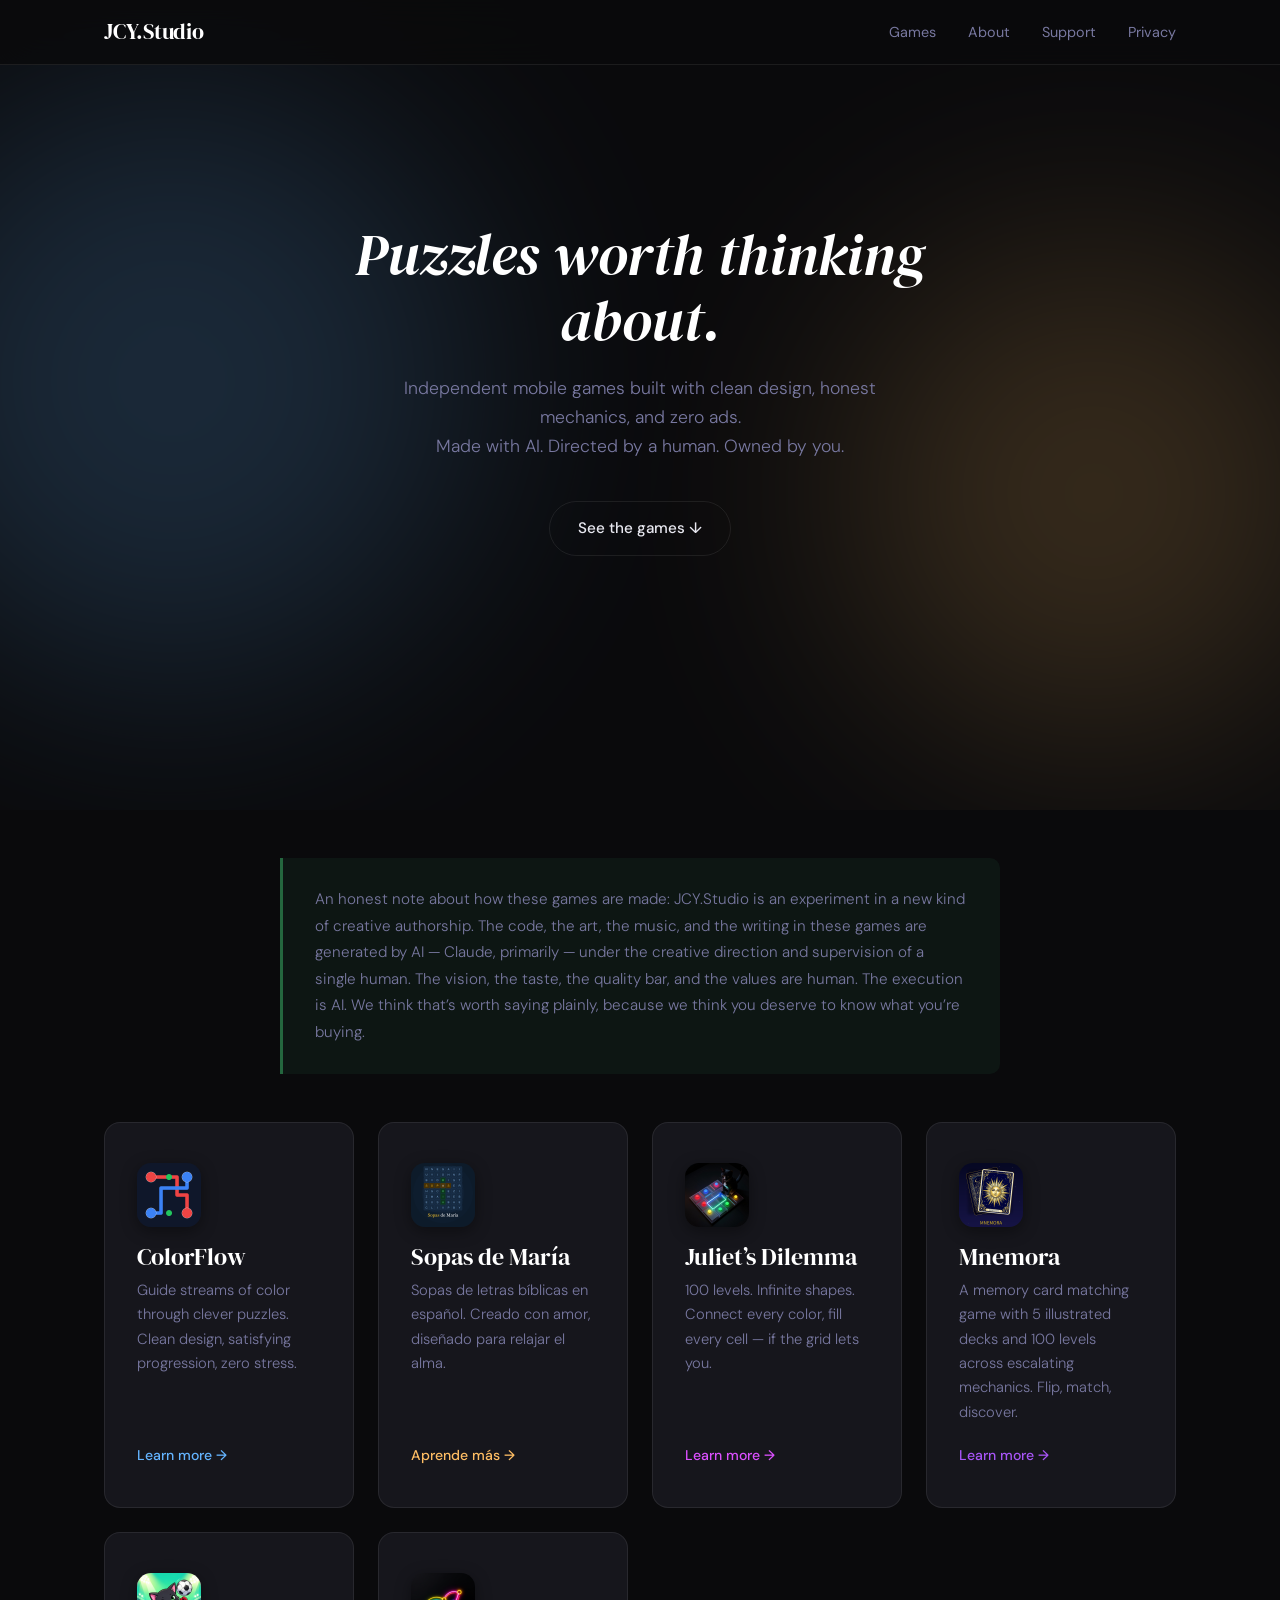
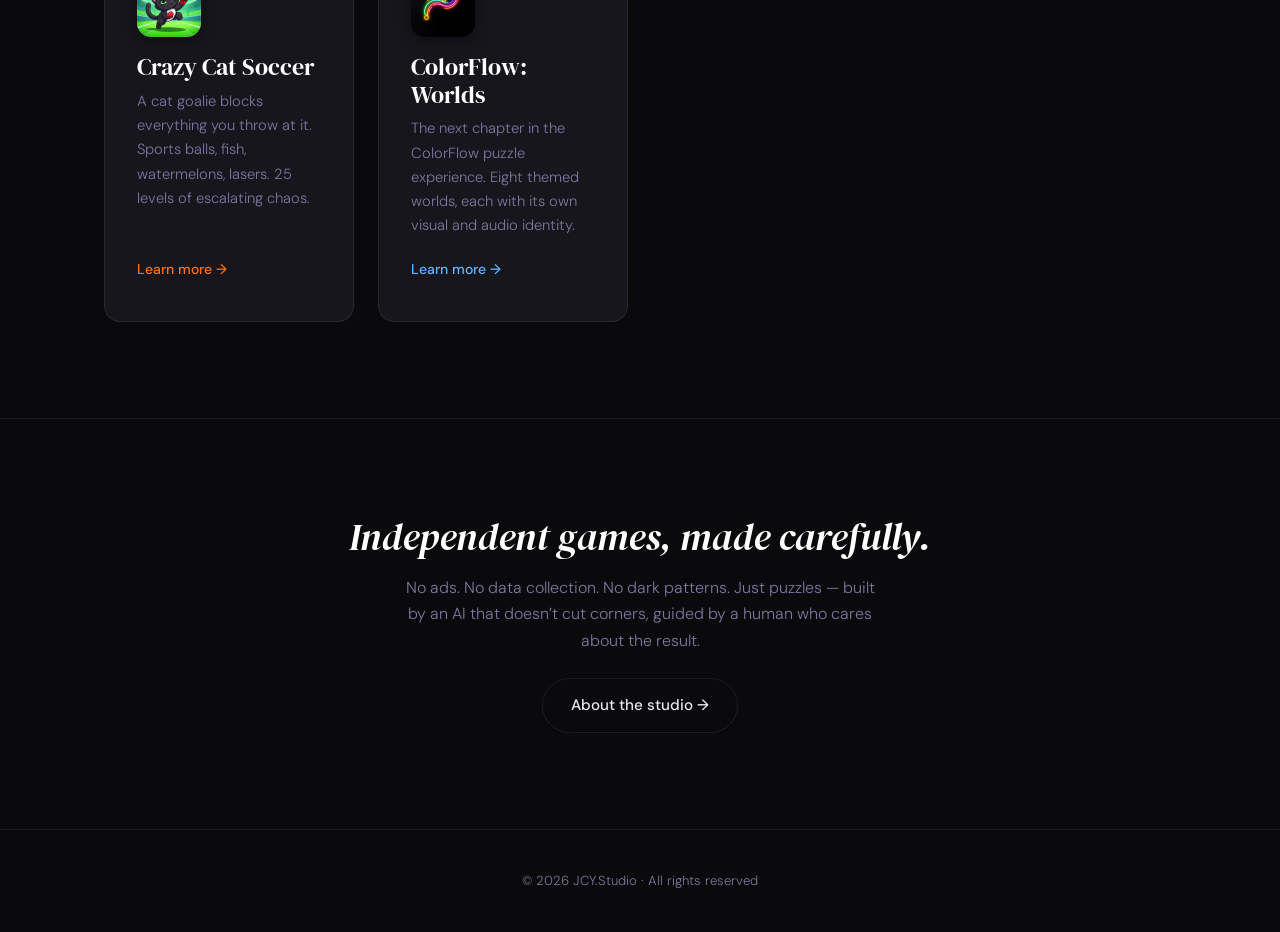
<file: index.html>
<!DOCTYPE html>
<html lang="en">
<head>
  <meta charset="UTF-8">
  <meta name="viewport" content="width=device-width, initial-scale=1.0">
  <title>JCY.Studio — Puzzles Worth Thinking About</title>
  <meta name="description" content="Independent mobile puzzle games made with care. ColorFlow, Sopas de María, Juliet's Dilemma, Mnemora, Crazy Cat Soccer, and ColorFlow: Worlds.">
  <link rel="stylesheet" href="style.css">
</head>
<body>

  <!-- Nav -->
  <nav class="nav">
    <div class="container">
      <a href="index.html" class="nav-logo">JCY.Studio</a>
      <button class="nav-toggle" aria-label="Toggle menu" onclick="document.querySelector('.nav-links').classList.toggle('open')">&#9776;</button>
      <ul class="nav-links">
        <li><a href="index.html#games">Games</a></li>
        <li><a href="about.html">About</a></li>
        <li><a href="support.html">Support</a></li>
        <li><a href="privacy.html">Privacy</a></li>
      </ul>
    </div>
  </nav>

  <!-- Hero -->
  <section class="hero">
    <div class="hero-glow glow-blue"></div>
    <div class="hero-glow glow-amber"></div>
    <div class="container" style="text-align:center; position:relative; z-index:2;">
      <h1 class="hero-tagline fade-up" style="max-width:680px; margin:0 auto 20px;">Puzzles worth thinking about.</h1>
      <p class="hero-body fade-up fade-up-d1" style="margin:0 auto 40px; text-align:center;">Independent mobile games built with clean design, honest mechanics, and zero ads.<br>Made with AI. Directed by a human. Owned by you.</p>
      <a href="#games" class="btn btn-outline fade-up fade-up-d2">See the games &darr;</a>
    </div>
  </section>

  <!-- Honest Note -->
  <section style="padding:48px 0 0;">
    <div class="container">
      <div class="honest-note fade-up">
        An honest note about how these games are made: JCY.Studio is an experiment in a new kind of creative authorship. The code, the art, the music, and the writing in these games are generated by AI &mdash; Claude, primarily &mdash; under the creative direction and supervision of a single human. The vision, the taste, the quality bar, and the values are human. The execution is AI. We think that&rsquo;s worth saying plainly, because we think you deserve to know what you&rsquo;re buying.
      </div>
    </div>
  </section>

  <!-- Games -->
  <section id="games" style="padding-top:48px;">
    <div class="container">
      <div class="games-grid">

        <a href="colorflow.html" class="game-card fade-up">
          <div class="game-card-icon"><img src="images/icon-colorflow.png" alt="ColorFlow icon"></div>
          <h3>ColorFlow</h3>
          <p>Guide streams of color through clever puzzles. Clean design, satisfying progression, zero stress.</p>
          <span class="card-link">Learn more &rarr;</span>
        </a>

        <a href="sopas.html" class="game-card fade-up fade-up-d1">
          <div class="game-card-icon"><img src="images/icon-sopas.png" alt="Sopas de María icon"></div>
          <h3>Sopas de Mar&iacute;a</h3>
          <p>Sopas de letras b&iacute;blicas en espa&ntilde;ol. Creado con amor, dise&ntilde;ado para relajar el alma.</p>
          <span class="card-link">Aprende m&aacute;s &rarr;</span>
        </a>

        <a href="juliets-dilemma.html" class="game-card fade-up fade-up-d2">
          <div class="game-card-icon"><img src="images/icon-juliets-dilemma.png" alt="Juliet's Dilemma icon"></div>
          <h3>Juliet&rsquo;s Dilemma</h3>
          <p>100 levels. Infinite shapes. Connect every color, fill every cell &mdash; if the grid lets you.</p>
          <span class="card-link">Learn more &rarr;</span>
        </a>

        <a href="mnemora.html" class="game-card fade-up fade-up-d3">
          <div class="game-card-icon"><img src="images/icon-mnemora.png" alt="Mnemora icon"></div>
          <h3>Mnemora</h3>
          <p>A memory card matching game with 5 illustrated decks and 100 levels across escalating mechanics. Flip, match, discover.</p>
          <span class="card-link">Learn more &rarr;</span>
        </a>

        <a href="crazy-cat-soccer.html" class="game-card fade-up fade-up-d4">
          <div class="game-card-icon"><img src="images/icon-crazy-cat-soccer.png" alt="Crazy Cat Soccer icon"></div>
          <h3>Crazy Cat Soccer</h3>
          <p>A cat goalie blocks everything you throw at it. Sports balls, fish, watermelons, lasers. 25 levels of escalating chaos.</p>
          <span class="card-link">Learn more &rarr;</span>
        </a>

        <a href="colorflow-worlds.html" class="game-card fade-up fade-up-d4">
          <div class="game-card-icon"><img src="images/icon-colorflow-worlds.png" alt="ColorFlow: Worlds icon"></div>
          <h3>ColorFlow: Worlds</h3>
          <p>The next chapter in the ColorFlow puzzle experience. Eight themed worlds, each with its own visual and audio identity.</p>
          <span class="card-link">Learn more &rarr;</span>
        </a>

      </div>
    </div>
  </section>

  <!-- Studio Statement -->
  <section class="studio-statement fade-up">
    <div class="container">
      <h2>Independent games, made carefully.</h2>
      <p>No ads. No data collection. No dark patterns. Just puzzles &mdash; built by an AI that doesn&rsquo;t cut corners, guided by a human who cares about the result.</p>
      <a href="about.html" class="btn btn-outline">About the studio &rarr;</a>
    </div>
  </section>

  <!-- Footer -->
  <footer class="footer">
    <div class="container">
      <p>&copy; 2026 JCY.Studio &middot; All rights reserved</p>
    </div>
  </footer>

</body>
</html>
</file>
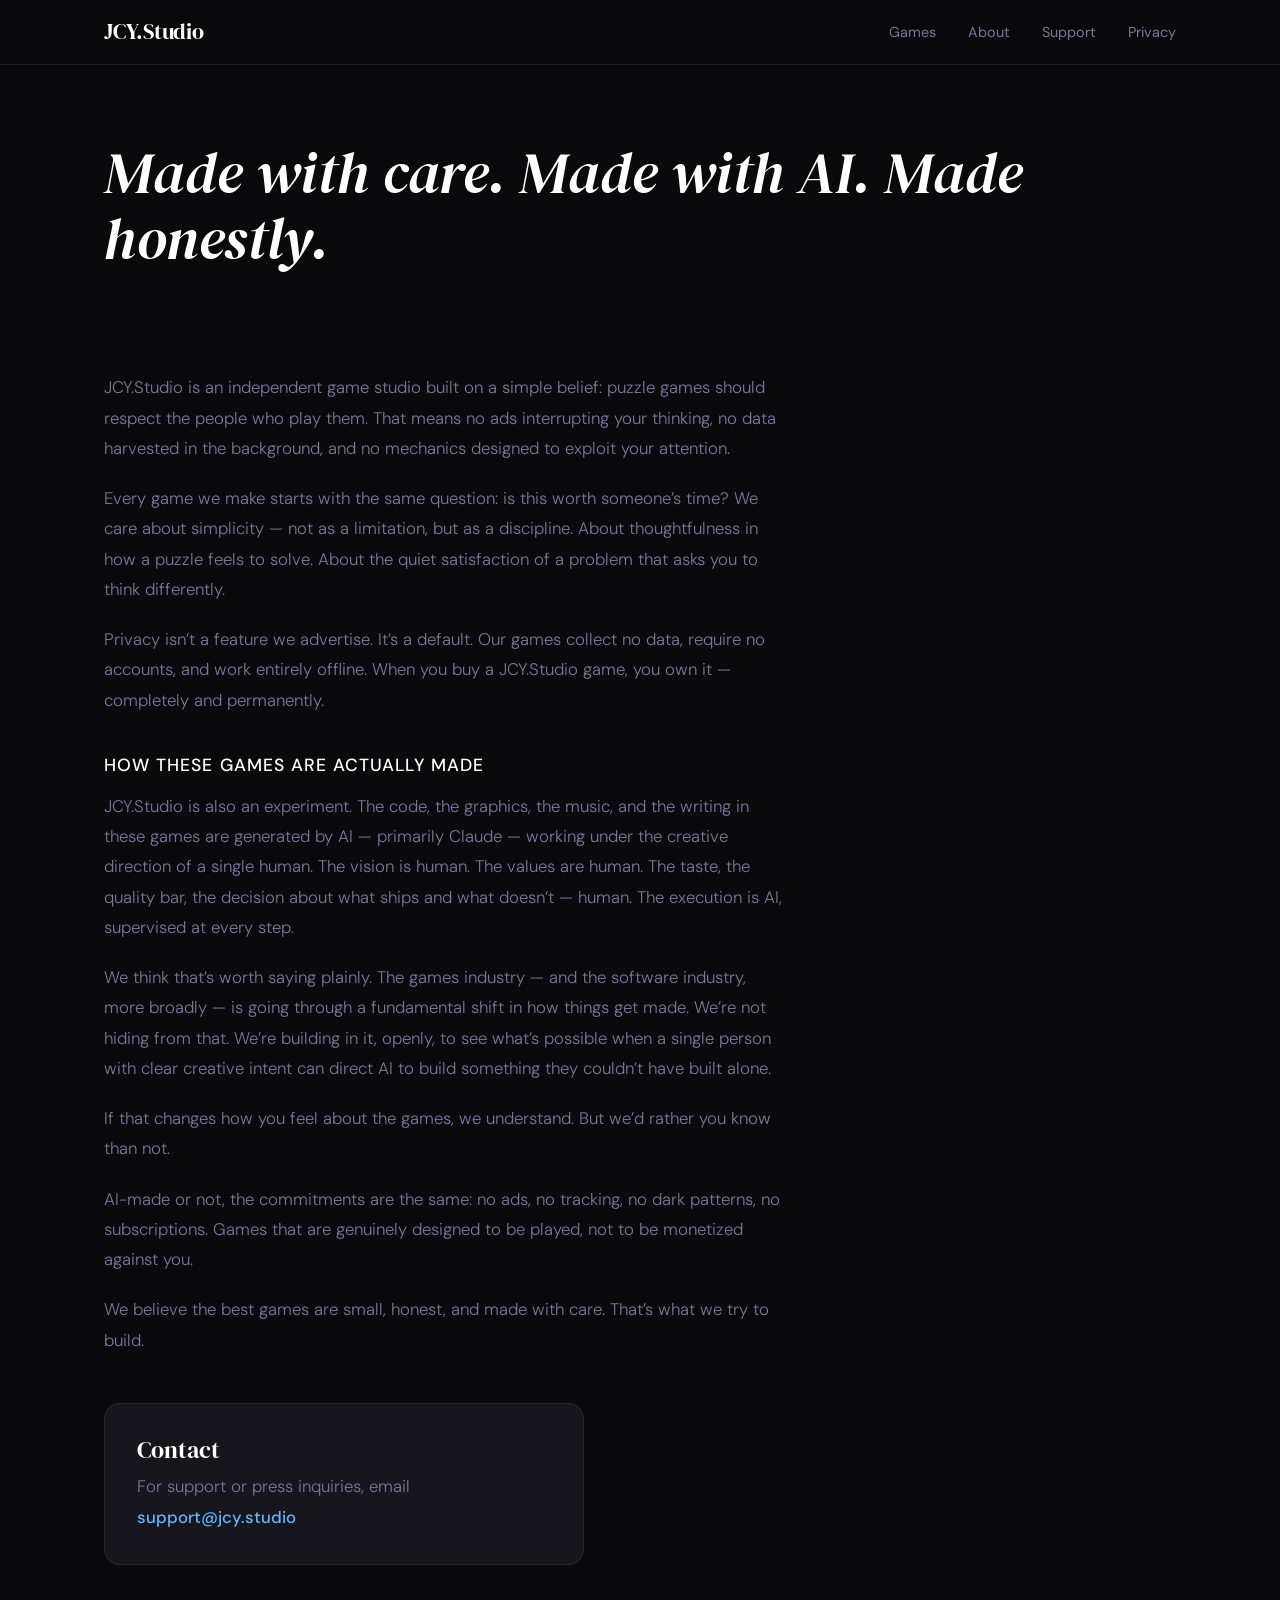
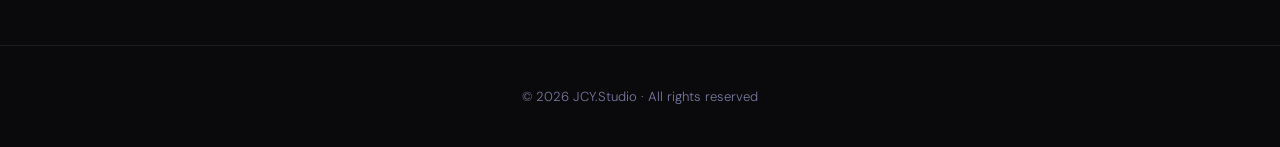
<file: about.html>
<!DOCTYPE html>
<html lang="en">
<head>
  <meta charset="UTF-8">
  <meta name="viewport" content="width=device-width, initial-scale=1.0">
  <title>About — JCY.Studio</title>
  <meta name="description" content="JCY.Studio is an independent game studio focused on simplicity, thoughtfulness, and respect for the player.">
  <link rel="stylesheet" href="style.css">
</head>
<body>

  <!-- Nav -->
  <nav class="nav">
    <div class="container">
      <a href="index.html" class="nav-logo">JCY.Studio</a>
      <button class="nav-toggle" aria-label="Toggle menu" onclick="document.querySelector('.nav-links').classList.toggle('open')">&#9776;</button>
      <ul class="nav-links">
        <li><a href="index.html#games">Games</a></li>
        <li><a href="about.html">About</a></li>
        <li><a href="support.html">Support</a></li>
        <li><a href="privacy.html">Privacy</a></li>
      </ul>
    </div>
  </nav>

  <!-- Content -->
  <section class="hero" style="min-height:auto; padding-top:140px; padding-bottom:0;">
    <div class="container">
      <h1 class="hero-tagline fade-up" style="font-style:italic;">Made with care. Made with AI. Made honestly.</h1>
    </div>
  </section>

  <section class="content-section about-content">
    <div class="container">
      <p class="fade-up">JCY.Studio is an independent game studio built on a simple belief: puzzle games should respect the people who play them. That means no ads interrupting your thinking, no data harvested in the background, and no mechanics designed to exploit your attention.</p>
      <p class="fade-up fade-up-d1">Every game we make starts with the same question: is this worth someone&rsquo;s time? We care about simplicity &mdash; not as a limitation, but as a discipline. About thoughtfulness in how a puzzle feels to solve. About the quiet satisfaction of a problem that asks you to think differently.</p>
      <p class="fade-up fade-up-d2">Privacy isn&rsquo;t a feature we advertise. It&rsquo;s a default. Our games collect no data, require no accounts, and work entirely offline. When you buy a JCY.Studio game, you own it &mdash; completely and permanently.</p>

      <h3 class="fade-up fade-up-d3" style="color:var(--white); font-size:1.1rem; margin-top:40px; margin-bottom:16px; text-transform:uppercase; letter-spacing:0.06em; font-family:'DM Sans',sans-serif; font-weight:500;">How these games are actually made</h3>
      <p class="fade-up fade-up-d3">JCY.Studio is also an experiment. The code, the graphics, the music, and the writing in these games are generated by AI &mdash; primarily Claude &mdash; working under the creative direction of a single human. The vision is human. The values are human. The taste, the quality bar, the decision about what ships and what doesn&rsquo;t &mdash; human. The execution is AI, supervised at every step.</p>
      <p class="fade-up fade-up-d3">We think that&rsquo;s worth saying plainly. The games industry &mdash; and the software industry, more broadly &mdash; is going through a fundamental shift in how things get made. We&rsquo;re not hiding from that. We&rsquo;re building in it, openly, to see what&rsquo;s possible when a single person with clear creative intent can direct AI to build something they couldn&rsquo;t have built alone.</p>
      <p class="fade-up fade-up-d3">If that changes how you feel about the games, we understand. But we&rsquo;d rather you know than not.</p>
      <p class="fade-up fade-up-d3">AI-made or not, the commitments are the same: no ads, no tracking, no dark patterns, no subscriptions. Games that are genuinely designed to be played, not to be monetized against you.</p>

      <p class="fade-up fade-up-d3">We believe the best games are small, honest, and made with care. That&rsquo;s what we try to build.</p>

      <div class="contact-block fade-up fade-up-d3">
        <h3>Contact</h3>
        <p style="color:var(--muted); font-weight:300;">For support or press inquiries, email <a href="mailto:support@jcy.studio">support@jcy.studio</a></p>
      </div>
    </div>
  </section>

  <!-- Footer -->
  <footer class="footer">
    <div class="container">
      <p>&copy; 2026 JCY.Studio &middot; All rights reserved</p>
    </div>
  </footer>

</body>
</html>
</file>
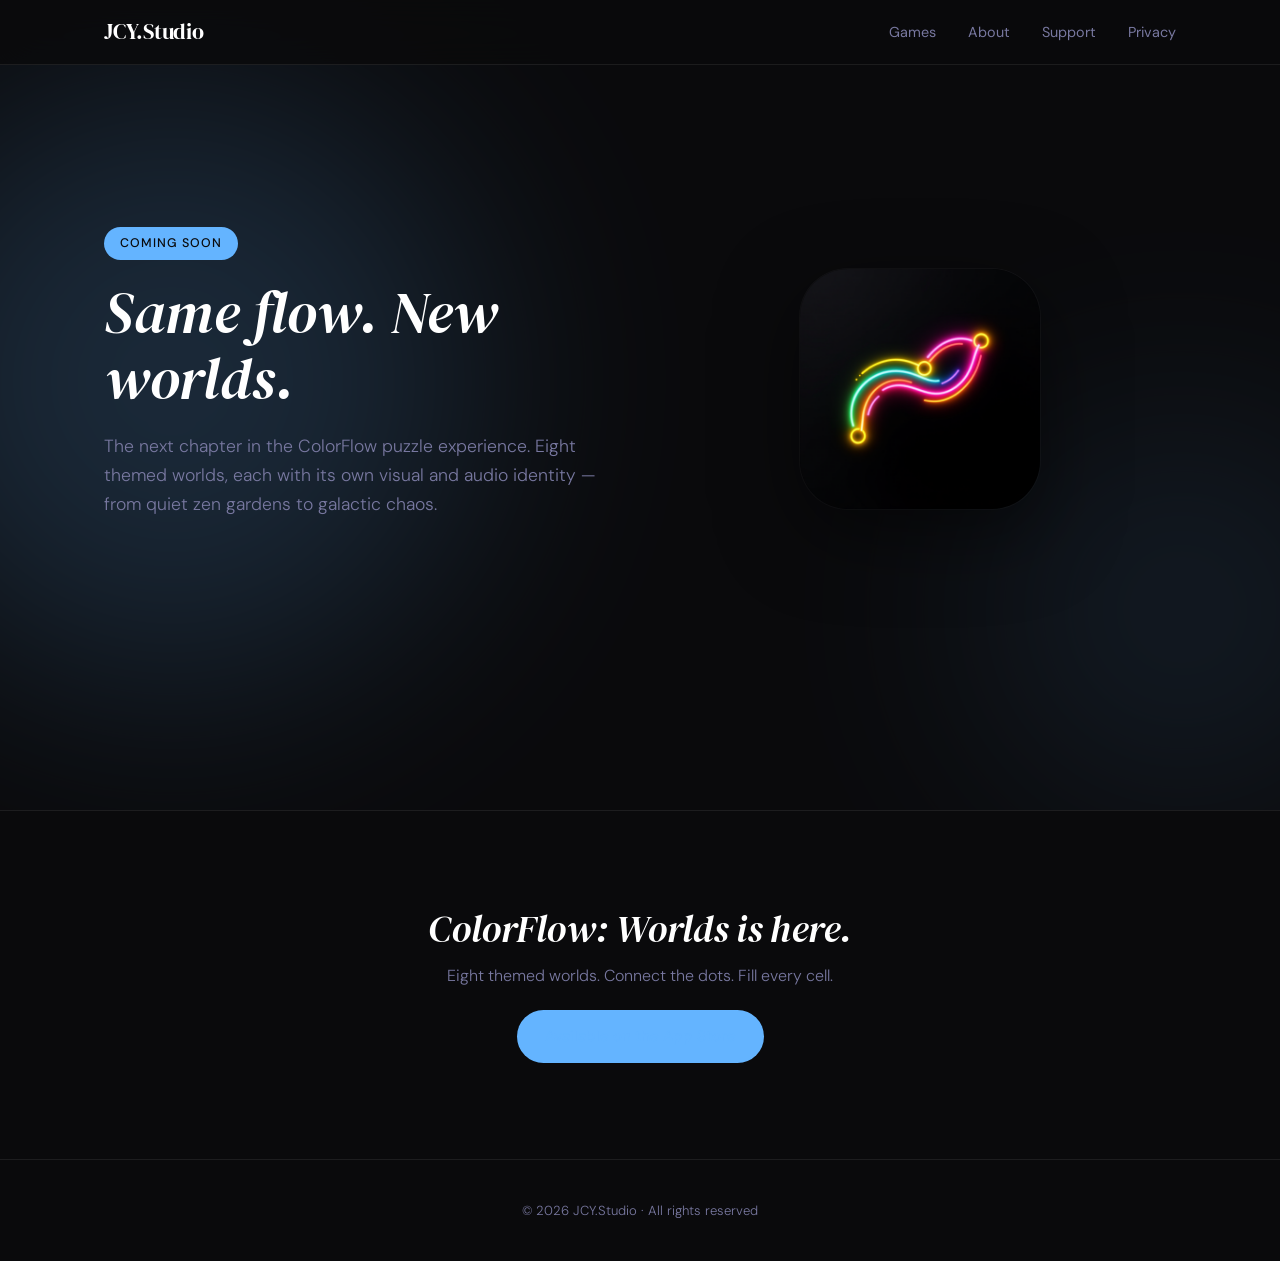
<file: colorflow-worlds.html>
<!DOCTYPE html>
<html lang="en">
<head>
  <meta charset="UTF-8">
  <meta name="viewport" content="width=device-width, initial-scale=1.0">
  <title>ColorFlow: Worlds — JCY.Studio</title>
  <meta name="description" content="The next chapter in the ColorFlow puzzle experience. Eight themed worlds, each with its own visual and audio identity. Coming soon.">
  <link rel="stylesheet" href="style.css">
  <style>
    .coming-soon-pill {
      display: inline-block;
      background: var(--accent);
      color: var(--black);
      font-family: 'DM Sans', sans-serif;
      font-size: 0.78rem;
      font-weight: 500;
      text-transform: uppercase;
      letter-spacing: 0.08em;
      padding: 6px 16px;
      border-radius: 100px;
      margin-bottom: 20px;
    }

    .icon-display {
      width: 240px;
      height: 240px;
      border-radius: 48px;
      box-shadow:
        0 24px 80px rgba(0,0,0,0.5),
        0 0 0 1px rgba(255,255,255,0.04);
    }

    .cta-strip {
      text-align: center;
      padding: 96px 0;
      border-top: 1px solid var(--border);
    }

    .cta-strip h2 {
      color: var(--white);
      margin-bottom: 12px;
      font-style: italic;
    }

    .cta-strip p {
      color: var(--muted);
      font-weight: 300;
      max-width: 480px;
      margin: 0 auto 20px;
    }

    .cta-strip a {
      color: var(--accent);
      font-weight: 500;
    }
  </style>
</head>
<body class="accent-blue">

  <!-- Nav -->
  <nav class="nav">
    <div class="container">
      <a href="index.html" class="nav-logo">JCY.Studio</a>
      <button class="nav-toggle" aria-label="Toggle menu" onclick="document.querySelector('.nav-links').classList.toggle('open')">&#9776;</button>
      <ul class="nav-links">
        <li><a href="index.html#games">Games</a></li>
        <li><a href="about.html">About</a></li>
        <li><a href="support.html">Support</a></li>
        <li><a href="privacy.html">Privacy</a></li>
      </ul>
    </div>
  </nav>

  <!-- Hero -->
  <section class="hero">
    <div class="hero-glow glow-accent"></div>
    <div class="hero-glow glow-accent-r"></div>
    <div class="container">
      <div class="hero-inner">
        <div class="hero-text">
          <span class="coming-soon-pill fade-up">Coming Soon</span>
          <h1 class="hero-tagline fade-up fade-up-d1">Same flow. New worlds.</h1>
          <p class="hero-body fade-up fade-up-d2">The next chapter in the ColorFlow puzzle experience. Eight themed worlds, each with its own visual and audio identity &mdash; from quiet zen gardens to galactic chaos.</p>
        </div>
        <div class="device-group fade-up fade-up-d3" style="justify-content:center;">
          <img src="images/icon-colorflow-worlds.png" alt="ColorFlow: Worlds icon" class="icon-display">
        </div>
      </div>
    </div>
  </section>

  <!-- CTA Strip -->
  <section class="cta-strip">
    <div class="container">
      <h2>ColorFlow: Worlds is here.</h2>
      <p>Eight themed worlds. Connect the dots. Fill every cell.</p>
      <a href="https://apps.apple.com/us/app/colorflow-worlds/id6764425293" class="btn btn-accent" target="_blank" rel="noopener">Available on the App Store</a>
    </div>
  </section>

  <!-- Footer -->
  <footer class="footer">
    <div class="container">
      <p>&copy; 2026 JCY.Studio &middot; All rights reserved</p>
    </div>
  </footer>

</body>
</html>
</file>
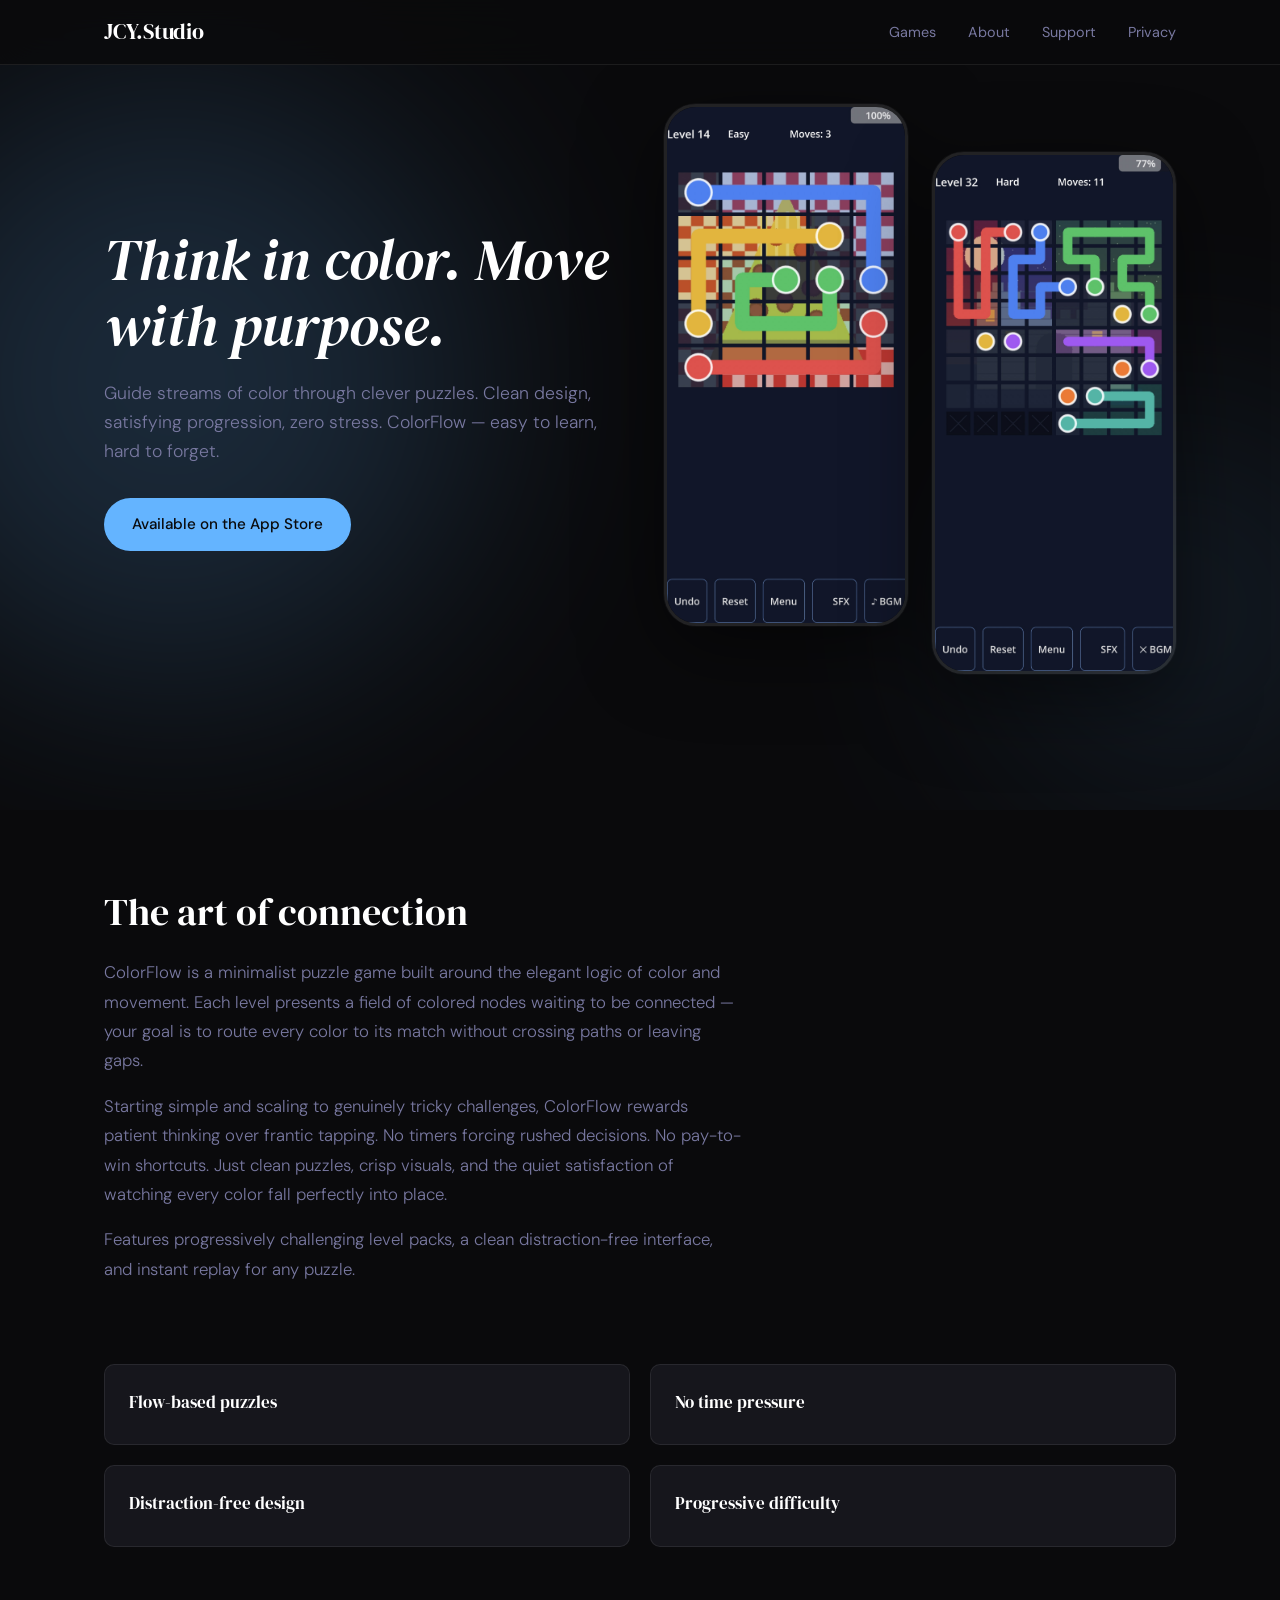
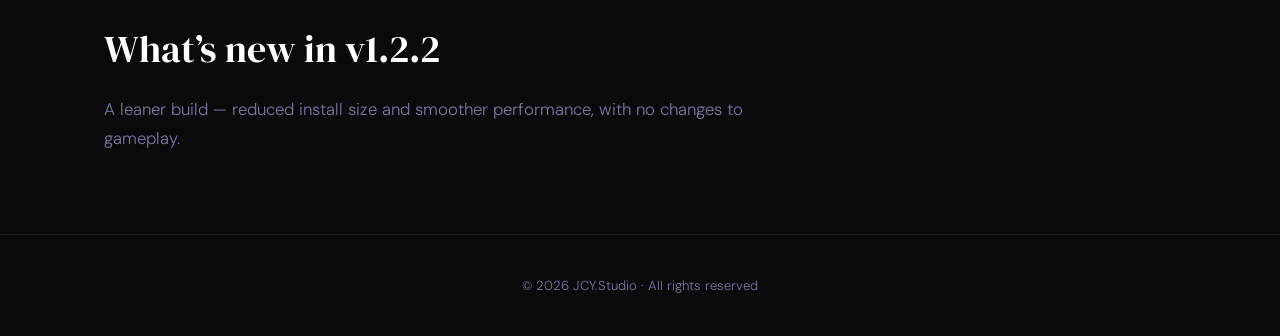
<file: colorflow.html>
<!DOCTYPE html>
<html lang="en">
<head>
  <meta charset="UTF-8">
  <meta name="viewport" content="width=device-width, initial-scale=1.0">
  <title>ColorFlow — JCY.Studio</title>
  <meta name="description" content="Guide streams of color through clever puzzles. Clean design, satisfying progression, zero stress.">
  <link rel="stylesheet" href="style.css">
</head>
<body class="accent-blue">

  <!-- Nav -->
  <nav class="nav">
    <div class="container">
      <a href="index.html" class="nav-logo">JCY.Studio</a>
      <button class="nav-toggle" aria-label="Toggle menu" onclick="document.querySelector('.nav-links').classList.toggle('open')">&#9776;</button>
      <ul class="nav-links">
        <li><a href="index.html#games">Games</a></li>
        <li><a href="about.html">About</a></li>
        <li><a href="support.html">Support</a></li>
        <li><a href="privacy.html">Privacy</a></li>
      </ul>
    </div>
  </nav>

  <!-- Hero -->
  <section class="hero">
    <div class="hero-glow glow-accent"></div>
    <div class="hero-glow glow-accent-r"></div>
    <div class="container">
      <div class="hero-inner">
        <div class="hero-text">
          <h1 class="hero-tagline fade-up">Think in color. Move with purpose.</h1>
          <p class="hero-body fade-up fade-up-d1">Guide streams of color through clever puzzles. Clean design, satisfying progression, zero stress. ColorFlow &mdash; easy to learn, hard to forget.</p>
          <a href="https://apps.apple.com/us/app/colorflow-color-logic-puzzles/id6759809132" class="btn btn-accent fade-up fade-up-d2" target="_blank" rel="noopener">Available on the App Store</a>
        </div>
        <div class="device-group fade-up fade-up-d3">
          <img src="images/colorflow-1.jpg" alt="ColorFlow gameplay — completed puzzle with colorful paths" class="device-mockup">
          <img src="images/colorflow-2.jpg" alt="ColorFlow gameplay — hard level with complex paths" class="device-mockup">
        </div>
      </div>
    </div>
  </section>

  <!-- Description -->
  <section class="content-section">
    <div class="container">
      <h2 class="fade-up">The art of connection</h2>
      <p class="fade-up fade-up-d1">ColorFlow is a minimalist puzzle game built around the elegant logic of color and movement. Each level presents a field of colored nodes waiting to be connected &mdash; your goal is to route every color to its match without crossing paths or leaving gaps.</p>
      <p class="fade-up fade-up-d2">Starting simple and scaling to genuinely tricky challenges, ColorFlow rewards patient thinking over frantic tapping. No timers forcing rushed decisions. No pay-to-win shortcuts. Just clean puzzles, crisp visuals, and the quiet satisfaction of watching every color fall perfectly into place.</p>
      <p class="fade-up fade-up-d3">Features progressively challenging level packs, a clean distraction-free interface, and instant replay for any puzzle.</p>
    </div>
  </section>

  <!-- Features -->
  <section class="content-section" style="padding-top:0;">
    <div class="container">
      <div class="features-grid">
        <div class="feature-item fade-up">
          <h3>Flow-based puzzles</h3>
        </div>
        <div class="feature-item fade-up fade-up-d1">
          <h3>No time pressure</h3>
        </div>
        <div class="feature-item fade-up fade-up-d2">
          <h3>Distraction-free design</h3>
        </div>
        <div class="feature-item fade-up fade-up-d3">
          <h3>Progressive difficulty</h3>
        </div>
      </div>
    </div>
  </section>

  <!-- What's New -->
  <section class="content-section" style="padding-top:0;">
    <div class="container">
      <h2 class="fade-up">What&rsquo;s new in v1.2.2</h2>
      <p class="fade-up fade-up-d1">A leaner build &mdash; reduced install size and smoother performance, with no changes to gameplay.</p>
    </div>
  </section>

  <!-- Footer -->
  <footer class="footer">
    <div class="container">
      <p>&copy; 2026 JCY.Studio &middot; All rights reserved</p>
    </div>
  </footer>

</body>
</html>
</file>
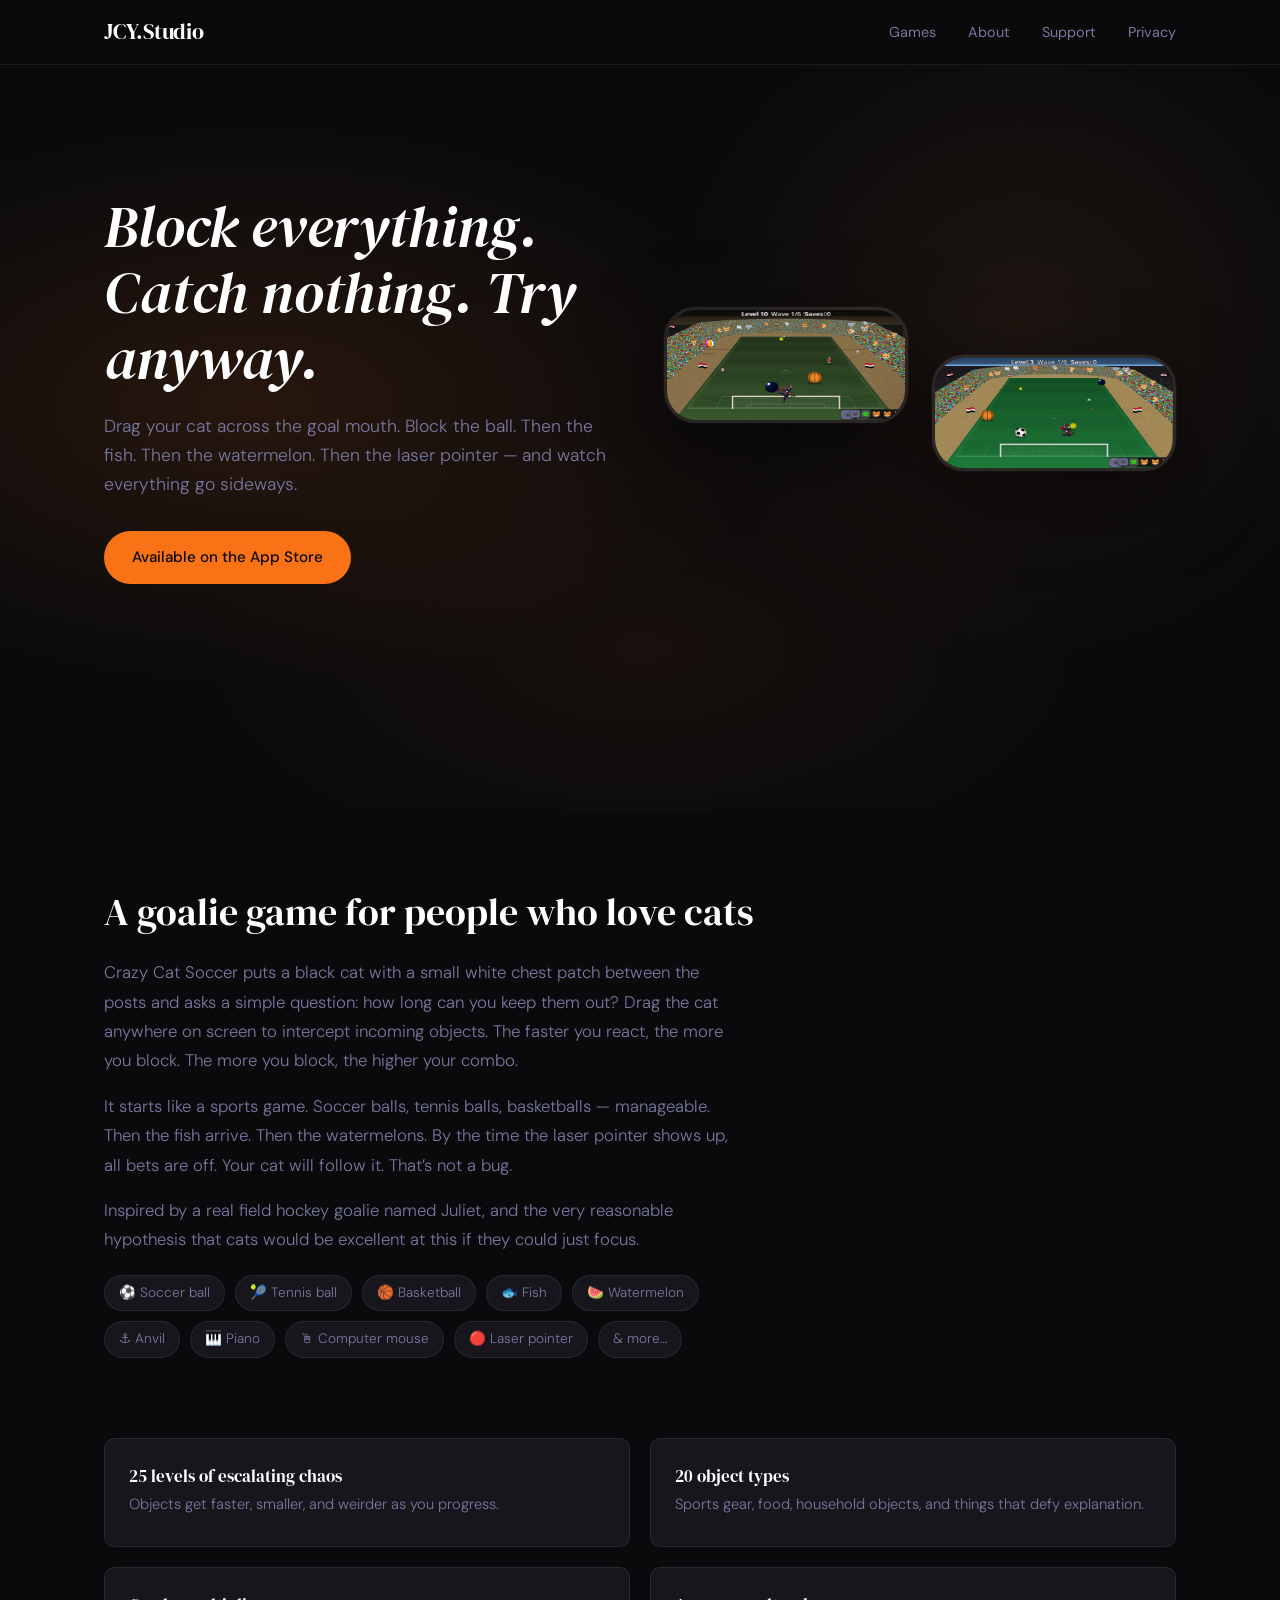
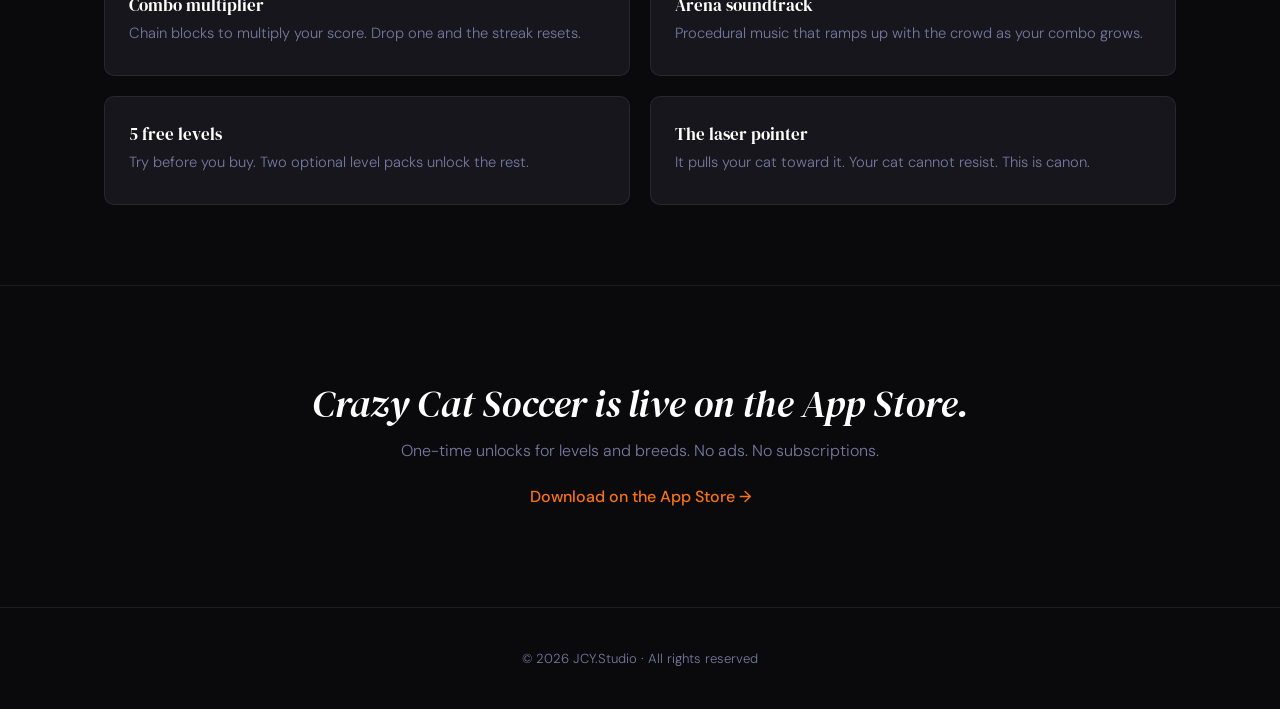
<file: crazy-cat-soccer.html>
<!DOCTYPE html>
<html lang="en">
<head>
  <meta charset="UTF-8">
  <meta name="viewport" content="width=device-width, initial-scale=1.0">
  <title>Crazy Cat Soccer — JCY.Studio</title>
  <meta name="description" content="A cat goalie blocks everything you throw at it. Sports balls, fish, watermelons, lasers. 25 levels of escalating chaos.">
  <link rel="stylesheet" href="style.css">
  <style>
    body.accent-orange { --accent: #f97316; }

    .hero::before {
      content: '';
      position: absolute;
      inset: 0;
      background:
        radial-gradient(ellipse 60% 50% at 20% 50%, rgba(249,115,22,0.12) 0%, transparent 70%),
        radial-gradient(ellipse 40% 60% at 80% 40%, rgba(251,146,60,0.08) 0%, transparent 70%),
        radial-gradient(ellipse 50% 40% at 50% 80%, rgba(249,115,22,0.06) 0%, transparent 70%);
      pointer-events: none;
      z-index: 0;
    }

    .cta-strip {
      text-align: center;
      padding: 96px 0;
      border-top: 1px solid var(--border);
    }

    .cta-strip h2 {
      color: var(--white);
      margin-bottom: 12px;
      font-style: italic;
    }

    .cta-strip p {
      color: var(--muted);
      font-weight: 300;
      max-width: 480px;
      margin: 0 auto 20px;
    }

    .cta-strip a {
      color: var(--accent);
      font-weight: 500;
    }

    .object-list {
      display: flex;
      flex-wrap: wrap;
      gap: 10px;
      margin-top: 20px;
      max-width: 640px;
    }

    .object-tag {
      background: var(--surface);
      border: 1px solid var(--border);
      border-radius: 100px;
      padding: 6px 14px;
      font-size: 0.85rem;
      color: var(--muted);
      font-weight: 300;
    }
  </style>
</head>
<body class="accent-orange">

  <!-- Nav -->
  <nav class="nav">
    <div class="container">
      <a href="index.html" class="nav-logo">JCY.Studio</a>
      <button class="nav-toggle" aria-label="Toggle menu" onclick="document.querySelector('.nav-links').classList.toggle('open')">&#9776;</button>
      <ul class="nav-links">
        <li><a href="index.html#games">Games</a></li>
        <li><a href="about.html">About</a></li>
        <li><a href="support.html">Support</a></li>
        <li><a href="privacy.html">Privacy</a></li>
      </ul>
    </div>
  </nav>

  <!-- Hero -->
  <section class="hero">
    <div class="container">
      <div class="hero-inner">
        <div class="hero-text">
          <h1 class="hero-tagline fade-up">Block everything. Catch nothing. Try anyway.</h1>
          <p class="hero-body fade-up fade-up-d1">Drag your cat across the goal mouth. Block the ball. Then the fish. Then the watermelon. Then the laser pointer — and watch everything go sideways.</p>
          <a href="https://apps.apple.com/us/app/crazy-cat-soccer/id6761732274" class="btn btn-accent fade-up fade-up-d2" target="_blank" rel="noopener">Available on the App Store</a>
        </div>
        <div class="device-group fade-up fade-up-d3">
          <img src="images/crazy-cat-soccer-1.jpg" alt="Crazy Cat Soccer gameplay — cat goalie defending the net" class="device-mockup">
          <img src="images/crazy-cat-soccer-2.jpg" alt="Crazy Cat Soccer gameplay — incoming objects in tier 1" class="device-mockup">
        </div>
      </div>
    </div>
  </section>

  <!-- Description -->
  <section class="content-section">
    <div class="container">
      <h2 class="fade-up">A goalie game for people who love cats</h2>
      <p class="fade-up fade-up-d1">Crazy Cat Soccer puts a black cat with a small white chest patch between the posts and asks a simple question: how long can you keep them out? Drag the cat anywhere on screen to intercept incoming objects. The faster you react, the more you block. The more you block, the higher your combo.</p>
      <p class="fade-up fade-up-d2">It starts like a sports game. Soccer balls, tennis balls, basketballs &mdash; manageable. Then the fish arrive. Then the watermelons. By the time the laser pointer shows up, all bets are off. Your cat will follow it. That&rsquo;s not a bug.</p>
      <p class="fade-up fade-up-d3">Inspired by a real field hockey goalie named Juliet, and the very reasonable hypothesis that cats would be excellent at this if they could just focus.</p>

      <div class="object-list fade-up fade-up-d4">
        <span class="object-tag">&#x26BD; Soccer ball</span>
        <span class="object-tag">&#x1F3BE; Tennis ball</span>
        <span class="object-tag">&#x1F3C0; Basketball</span>
        <span class="object-tag">&#x1F41F; Fish</span>
        <span class="object-tag">&#x1F349; Watermelon</span>
        <span class="object-tag">&#x2693; Anvil</span>
        <span class="object-tag">&#x1F3B9; Piano</span>
        <span class="object-tag">&#x1F5B1; Computer mouse</span>
        <span class="object-tag">&#x1F534; Laser pointer</span>
        <span class="object-tag">&amp; more&hellip;</span>
      </div>
    </div>
  </section>

  <!-- Features -->
  <section class="content-section" style="padding-top:0;">
    <div class="container">
      <div class="features-grid">
        <div class="feature-item fade-up">
          <h3>25 levels of escalating chaos</h3>
          <p style="color:var(--muted); font-weight:300; font-size:0.92rem; margin-top:6px;">Objects get faster, smaller, and weirder as you progress.</p>
        </div>
        <div class="feature-item fade-up fade-up-d1">
          <h3>20 object types</h3>
          <p style="color:var(--muted); font-weight:300; font-size:0.92rem; margin-top:6px;">Sports gear, food, household objects, and things that defy explanation.</p>
        </div>
        <div class="feature-item fade-up fade-up-d2">
          <h3>Combo multiplier</h3>
          <p style="color:var(--muted); font-weight:300; font-size:0.92rem; margin-top:6px;">Chain blocks to multiply your score. Drop one and the streak resets.</p>
        </div>
        <div class="feature-item fade-up fade-up-d3">
          <h3>Arena soundtrack</h3>
          <p style="color:var(--muted); font-weight:300; font-size:0.92rem; margin-top:6px;">Procedural music that ramps up with the crowd as your combo grows.</p>
        </div>
        <div class="feature-item fade-up fade-up-d4">
          <h3>5 free levels</h3>
          <p style="color:var(--muted); font-weight:300; font-size:0.92rem; margin-top:6px;">Try before you buy. Two optional level packs unlock the rest.</p>
        </div>
        <div class="feature-item fade-up fade-up-d4">
          <h3>The laser pointer</h3>
          <p style="color:var(--muted); font-weight:300; font-size:0.92rem; margin-top:6px;">It pulls your cat toward it. Your cat cannot resist. This is canon.</p>
        </div>
      </div>
    </div>
  </section>

  <!-- CTA Strip -->
  <section class="cta-strip">
    <div class="container">
      <h2>Crazy Cat Soccer is live on the App Store.</h2>
      <p>One-time unlocks for levels and breeds. No ads. No subscriptions.</p>
      <a href="https://apps.apple.com/us/app/crazy-cat-soccer/id6761732274" target="_blank" rel="noopener">Download on the App Store &rarr;</a>
    </div>
  </section>

  <!-- Footer -->
  <footer class="footer">
    <div class="container">
      <p>&copy; 2026 JCY.Studio &middot; All rights reserved</p>
    </div>
  </footer>

</body>
</html>
</file>
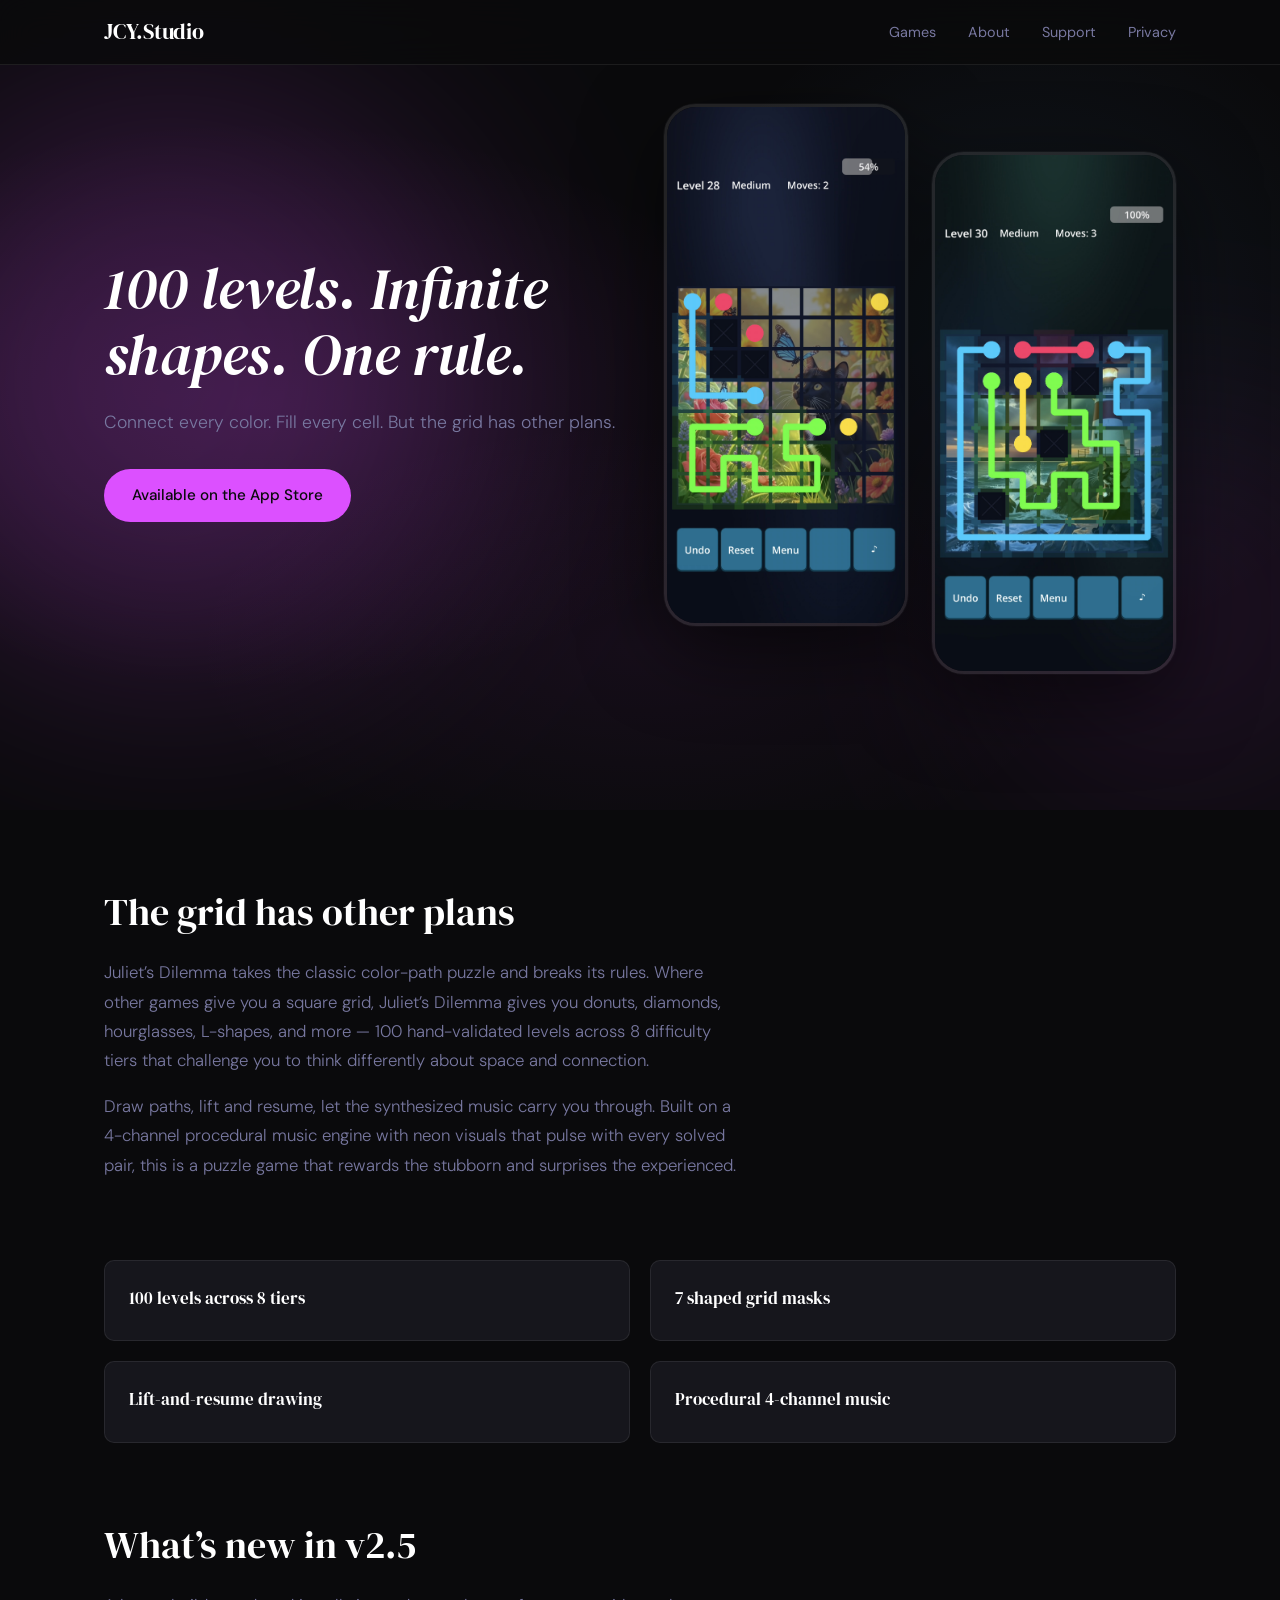
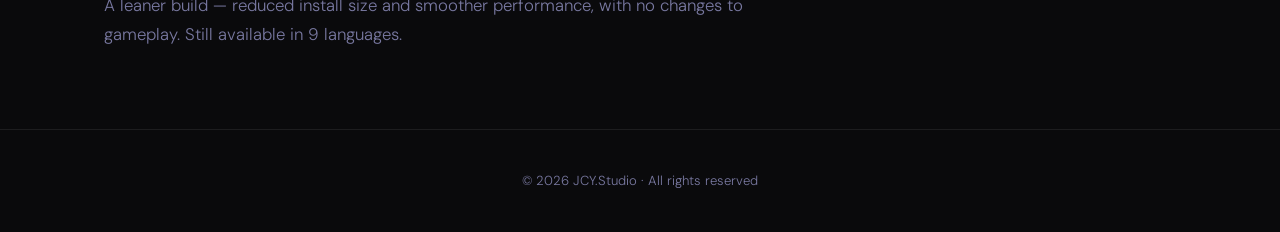
<file: juliets-dilemma.html>
<!DOCTYPE html>
<html lang="en">
<head>
  <meta charset="UTF-8">
  <meta name="viewport" content="width=device-width, initial-scale=1.0">
  <title>Juliet&rsquo;s Dilemma — JCY.Studio</title>
  <meta name="description" content="100 levels. Infinite shapes. Connect every color, fill every cell — if the grid lets you.">
  <link rel="stylesheet" href="style.css">
  <style>
    /* Neon hero treatment */
    .hero::before {
      content: '';
      position: absolute;
      inset: 0;
      background:
        radial-gradient(ellipse 60% 50% at 20% 50%, rgba(220,80,255,0.12) 0%, transparent 70%),
        radial-gradient(ellipse 40% 60% at 80% 40%, rgba(100,180,255,0.08) 0%, transparent 70%),
        radial-gradient(ellipse 50% 40% at 50% 80%, rgba(220,80,255,0.06) 0%, transparent 70%);
      pointer-events: none;
      z-index: 0;
    }
  </style>
</head>
<body class="accent-violet">

  <!-- Nav -->
  <nav class="nav">
    <div class="container">
      <a href="index.html" class="nav-logo">JCY.Studio</a>
      <button class="nav-toggle" aria-label="Toggle menu" onclick="document.querySelector('.nav-links').classList.toggle('open')">&#9776;</button>
      <ul class="nav-links">
        <li><a href="index.html#games">Games</a></li>
        <li><a href="about.html">About</a></li>
        <li><a href="support.html">Support</a></li>
        <li><a href="privacy.html">Privacy</a></li>
      </ul>
    </div>
  </nav>

  <!-- Hero -->
  <section class="hero">
    <div class="hero-glow glow-accent glow-neon"></div>
    <div class="hero-glow glow-accent-r glow-neon" style="animation-delay:2s;"></div>
    <div class="container">
      <div class="hero-inner">
        <div class="hero-text">
          <h1 class="hero-tagline fade-up">100 levels. Infinite shapes. One rule.</h1>
          <p class="hero-body fade-up fade-up-d1">Connect every color. Fill every cell. But the grid has other plans.</p>
          <a href="https://apps.apple.com/us/app/juliets-dilemma/id6760371644" class="btn btn-accent fade-up fade-up-d2" target="_blank" rel="noopener">Available on the App Store</a>
        </div>
        <div class="device-group fade-up fade-up-d3">
          <img src="images/juliet-1.jpg" alt="Juliet's Dilemma gameplay — drawing neon paths to connect colored dots on a flower-themed grid" class="device-mockup">
          <img src="images/juliet-2.jpg" alt="Juliet's Dilemma gameplay — completed puzzle with all neon paths filled on a lighthouse-themed grid" class="device-mockup">
        </div>
      </div>
    </div>
  </section>

  <!-- Description -->
  <section class="content-section">
    <div class="container">
      <h2 class="fade-up">The grid has other plans</h2>
      <p class="fade-up fade-up-d1">Juliet&rsquo;s Dilemma takes the classic color-path puzzle and breaks its rules. Where other games give you a square grid, Juliet&rsquo;s Dilemma gives you donuts, diamonds, hourglasses, L-shapes, and more &mdash; 100 hand-validated levels across 8 difficulty tiers that challenge you to think differently about space and connection.</p>
      <p class="fade-up fade-up-d2">Draw paths, lift and resume, let the synthesized music carry you through. Built on a 4-channel procedural music engine with neon visuals that pulse with every solved pair, this is a puzzle game that rewards the stubborn and surprises the experienced.</p>
    </div>
  </section>

  <!-- Features -->
  <section class="content-section" style="padding-top:0;">
    <div class="container">
      <div class="features-grid">
        <div class="feature-item fade-up">
          <h3>100 levels across 8 tiers</h3>
        </div>
        <div class="feature-item fade-up fade-up-d1">
          <h3>7 shaped grid masks</h3>
        </div>
        <div class="feature-item fade-up fade-up-d2">
          <h3>Lift-and-resume drawing</h3>
        </div>
        <div class="feature-item fade-up fade-up-d3">
          <h3>Procedural 4-channel music</h3>
        </div>
      </div>
    </div>
  </section>

  <!-- What's New -->
  <section class="content-section" style="padding-top:0;">
    <div class="container">
      <h2 class="fade-up">What&rsquo;s new in v2.5</h2>
      <p class="fade-up fade-up-d1">A leaner build &mdash; reduced install size and smoother performance, with no changes to gameplay. Still available in 9 languages.</p>
    </div>
  </section>

  <!-- Footer -->
  <footer class="footer">
    <div class="container">
      <p>&copy; 2026 JCY.Studio &middot; All rights reserved</p>
    </div>
  </footer>

</body>
</html>
</file>
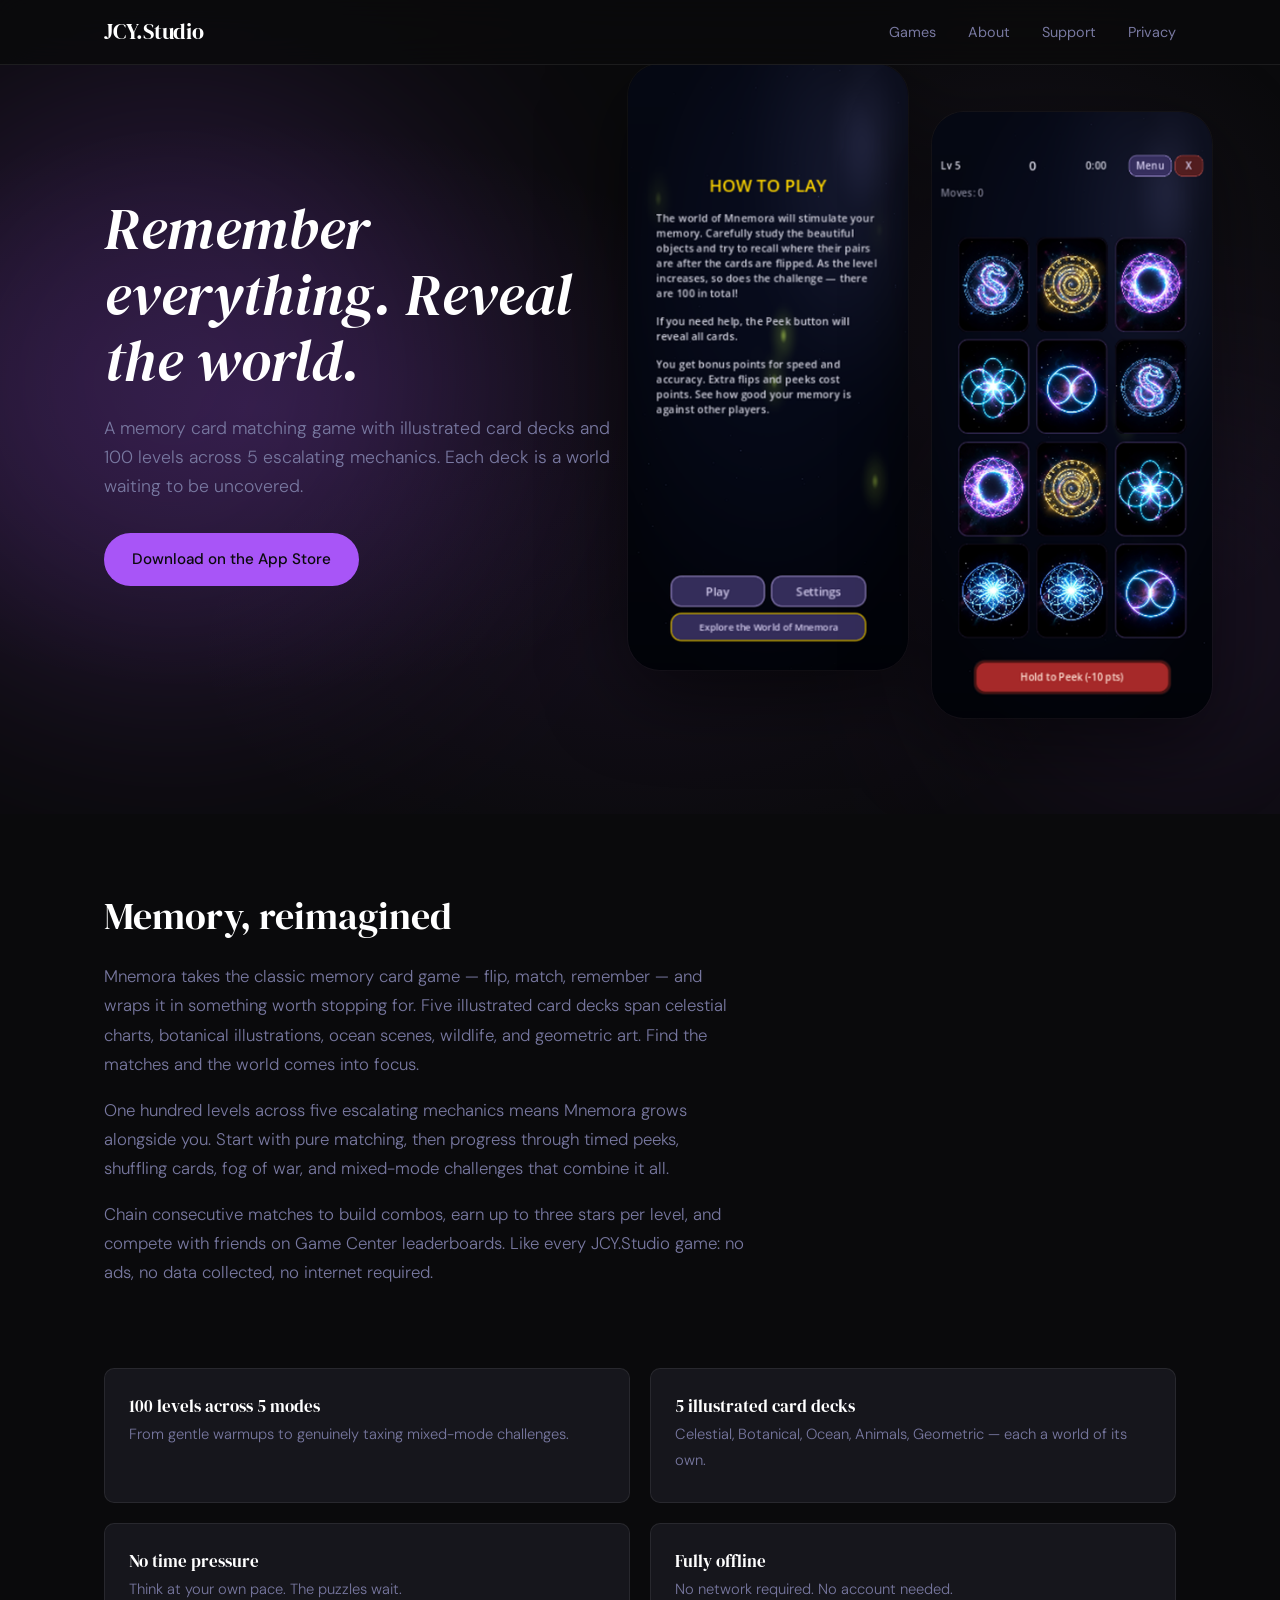
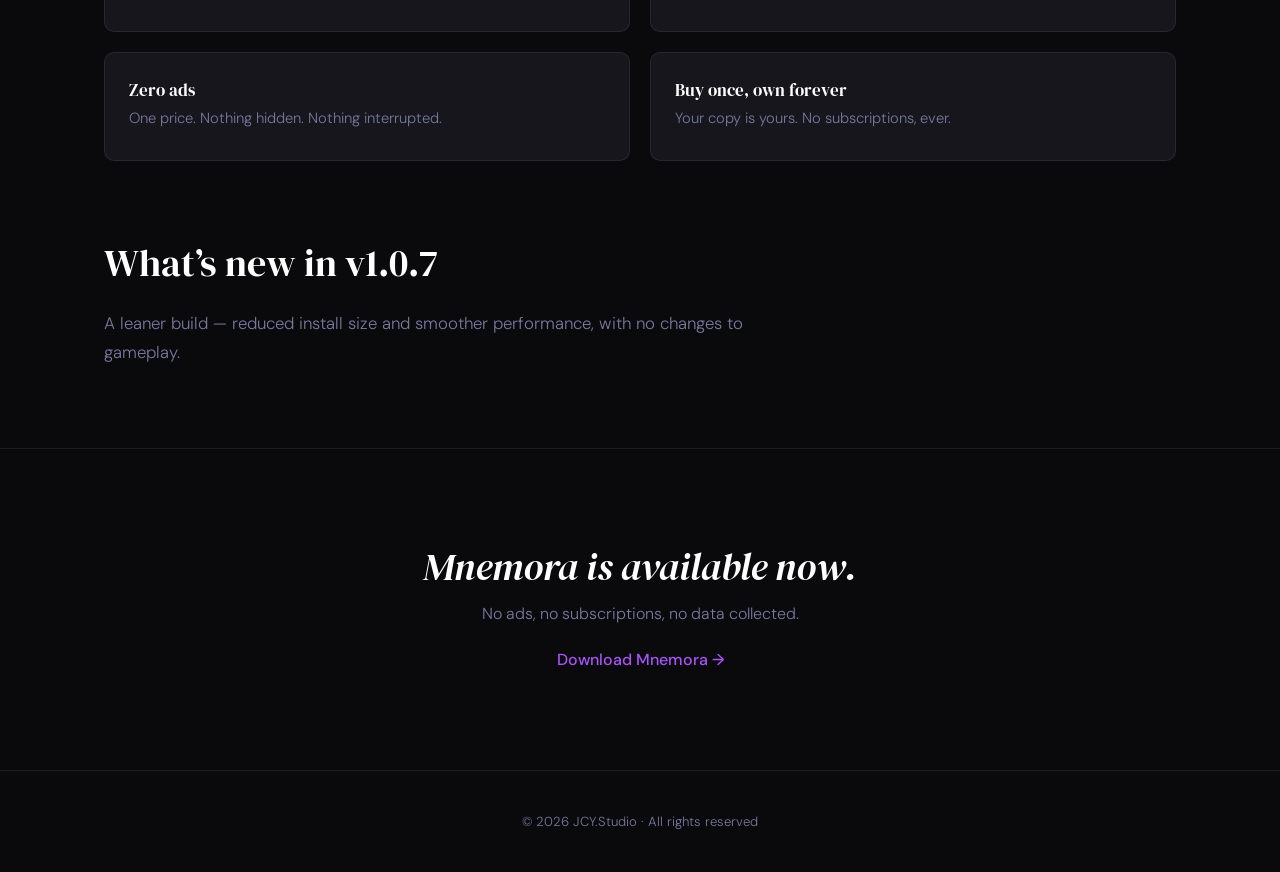
<file: mnemora.html>
<!DOCTYPE html>
<html lang="en">
<head>
  <meta charset="UTF-8">
  <meta name="viewport" content="width=device-width, initial-scale=1.0">
  <title>Mnemora — JCY.Studio</title>
  <meta name="description" content="A memory card matching game with illustrated card decks and 100 levels across 5 escalating mechanics. Each deck is a world waiting to be uncovered.">
  <link rel="stylesheet" href="style.css">
  <style>
    .hero::before {
      content: '';
      position: absolute;
      inset: 0;
      background:
        radial-gradient(ellipse 60% 50% at 20% 50%, rgba(168,85,247,0.12) 0%, transparent 70%),
        radial-gradient(ellipse 40% 60% at 80% 40%, rgba(192,132,252,0.08) 0%, transparent 70%),
        radial-gradient(ellipse 50% 40% at 50% 80%, rgba(168,85,247,0.06) 0%, transparent 70%);
      pointer-events: none;
      z-index: 0;
    }
    .coming-soon-pill {
      display: inline-block;
      background: #a855f7;
      color: var(--black);
      font-family: 'DM Sans', sans-serif;
      font-size: 0.78rem;
      font-weight: 500;
      text-transform: uppercase;
      letter-spacing: 0.08em;
      padding: 6px 16px;
      border-radius: 100px;
      margin-bottom: 20px;
    }
    .screenshot-placeholder {
      width: 280px;
      aspect-ratio: 9/16;
      display: flex;
      align-items: center;
      justify-content: center;
      border-radius: 32px;
      border: 3px solid rgba(255,255,255,0.1);
      background: linear-gradient(135deg, rgba(168,85,247,0.15), rgba(192,132,252,0.08));
      color: var(--muted);
      font-size: 0.88rem;
      font-weight: 400;
      letter-spacing: 0.02em;
      box-shadow:
        0 24px 80px rgba(0,0,0,0.5),
        0 0 0 1px rgba(255,255,255,0.04);
    }
    .cta-strip {
      text-align: center;
      padding: 96px 0;
      border-top: 1px solid var(--border);
    }
    .cta-strip h2 {
      color: var(--white);
      margin-bottom: 12px;
      font-style: italic;
    }
    .cta-strip p {
      color: var(--muted);
      font-weight: 300;
      max-width: 480px;
      margin: 0 auto 20px;
    }
    .cta-strip a {
      color: var(--accent);
      font-weight: 500;
    }
    .btn-disabled {
      opacity: 0.4;
      pointer-events: none;
    }
  </style>
</head>
<body class="accent-purple">

  <!-- Nav -->
  <nav class="nav">
    <div class="container">
      <a href="index.html" class="nav-logo">JCY.Studio</a>
      <button class="nav-toggle" aria-label="Toggle menu" onclick="document.querySelector('.nav-links').classList.toggle('open')">&#9776;</button>
      <ul class="nav-links">
        <li><a href="index.html#games">Games</a></li>
        <li><a href="about.html">About</a></li>
        <li><a href="support.html">Support</a></li>
        <li><a href="privacy.html">Privacy</a></li>
      </ul>
    </div>
  </nav>

  <!-- Hero -->
  <section class="hero">
    <div class="hero-glow glow-accent glow-neon"></div>
    <div class="hero-glow glow-accent-r glow-neon" style="animation-delay:2s;"></div>
    <div class="container">
      <div class="hero-inner">
        <div class="hero-text">
          <h1 class="hero-tagline fade-up">Remember everything. Reveal the world.</h1>
          <p class="hero-body fade-up fade-up-d1">A memory card matching game with illustrated card decks and 100 levels across 5 escalating mechanics. Each deck is a world waiting to be uncovered.</p>
          <a href="https://apps.apple.com/us/app/mnemora-match-remember/id6761155651" class="btn btn-accent fade-up fade-up-d2">Download on the App Store</a>
        </div>
        <div class="device-group fade-up fade-up-d3">
          <img src="images/mnemora-screenshot-1.png" alt="Mnemora gameplay screenshot" style="width:280px; border-radius:32px; box-shadow: 0 24px 80px rgba(0,0,0,0.5), 0 0 0 1px rgba(255,255,255,0.04);">
          <img src="images/mnemora-screenshot-2.png" alt="Mnemora card matching screenshot" style="width:280px; border-radius:32px; margin-top:48px; box-shadow: 0 24px 80px rgba(0,0,0,0.5), 0 0 0 1px rgba(255,255,255,0.04);">
        </div>
      </div>
    </div>
  </section>

  <!-- Description -->
  <section class="content-section">
    <div class="container">
      <h2 class="fade-up">Memory, reimagined</h2>
      <p class="fade-up fade-up-d1">Mnemora takes the classic memory card game &mdash; flip, match, remember &mdash; and wraps it in something worth stopping for. Five illustrated card decks span celestial charts, botanical illustrations, ocean scenes, wildlife, and geometric art. Find the matches and the world comes into focus.</p>
      <p class="fade-up fade-up-d2">One hundred levels across five escalating mechanics means Mnemora grows alongside you. Start with pure matching, then progress through timed peeks, shuffling cards, fog of war, and mixed-mode challenges that combine it all.</p>
      <p class="fade-up fade-up-d3">Chain consecutive matches to build combos, earn up to three stars per level, and compete with friends on Game Center leaderboards. Like every JCY.Studio game: no ads, no data collected, no internet required.</p>
    </div>
  </section>

  <!-- Features -->
  <section class="content-section" style="padding-top:0;">
    <div class="container">
      <div class="features-grid">
        <div class="feature-item fade-up">
          <h3>100 levels across 5 modes</h3>
          <p style="color:var(--muted); font-weight:300; font-size:0.92rem; margin-top:6px;">From gentle warmups to genuinely taxing mixed-mode challenges.</p>
        </div>
        <div class="feature-item fade-up fade-up-d1">
          <h3>5 illustrated card decks</h3>
          <p style="color:var(--muted); font-weight:300; font-size:0.92rem; margin-top:6px;">Celestial, Botanical, Ocean, Animals, Geometric &mdash; each a world of its own.</p>
        </div>
        <div class="feature-item fade-up fade-up-d2">
          <h3>No time pressure</h3>
          <p style="color:var(--muted); font-weight:300; font-size:0.92rem; margin-top:6px;">Think at your own pace. The puzzles wait.</p>
        </div>
        <div class="feature-item fade-up fade-up-d3">
          <h3>Fully offline</h3>
          <p style="color:var(--muted); font-weight:300; font-size:0.92rem; margin-top:6px;">No network required. No account needed.</p>
        </div>
        <div class="feature-item fade-up fade-up-d4">
          <h3>Zero ads</h3>
          <p style="color:var(--muted); font-weight:300; font-size:0.92rem; margin-top:6px;">One price. Nothing hidden. Nothing interrupted.</p>
        </div>
        <div class="feature-item fade-up fade-up-d4">
          <h3>Buy once, own forever</h3>
          <p style="color:var(--muted); font-weight:300; font-size:0.92rem; margin-top:6px;">Your copy is yours. No subscriptions, ever.</p>
        </div>
      </div>
    </div>
  </section>

  <!-- What's New -->
  <section class="content-section" style="padding-top:0;">
    <div class="container">
      <h2 class="fade-up">What&rsquo;s new in v1.0.7</h2>
      <p class="fade-up fade-up-d1">A leaner build &mdash; reduced install size and smoother performance, with no changes to gameplay.</p>
    </div>
  </section>

  <!-- CTA Strip -->
  <section class="cta-strip">
    <div class="container">
      <h2>Mnemora is available now.</h2>
      <p>No ads, no subscriptions, no data collected.</p>
      <a href="https://apps.apple.com/us/app/mnemora-match-remember/id6761155651">Download Mnemora &rarr;</a>
    </div>
  </section>

  <!-- Footer -->
  <footer class="footer">
    <div class="container">
      <p>&copy; 2026 JCY.Studio &middot; All rights reserved</p>
    </div>
  </footer>

</body>
</html>
</file>
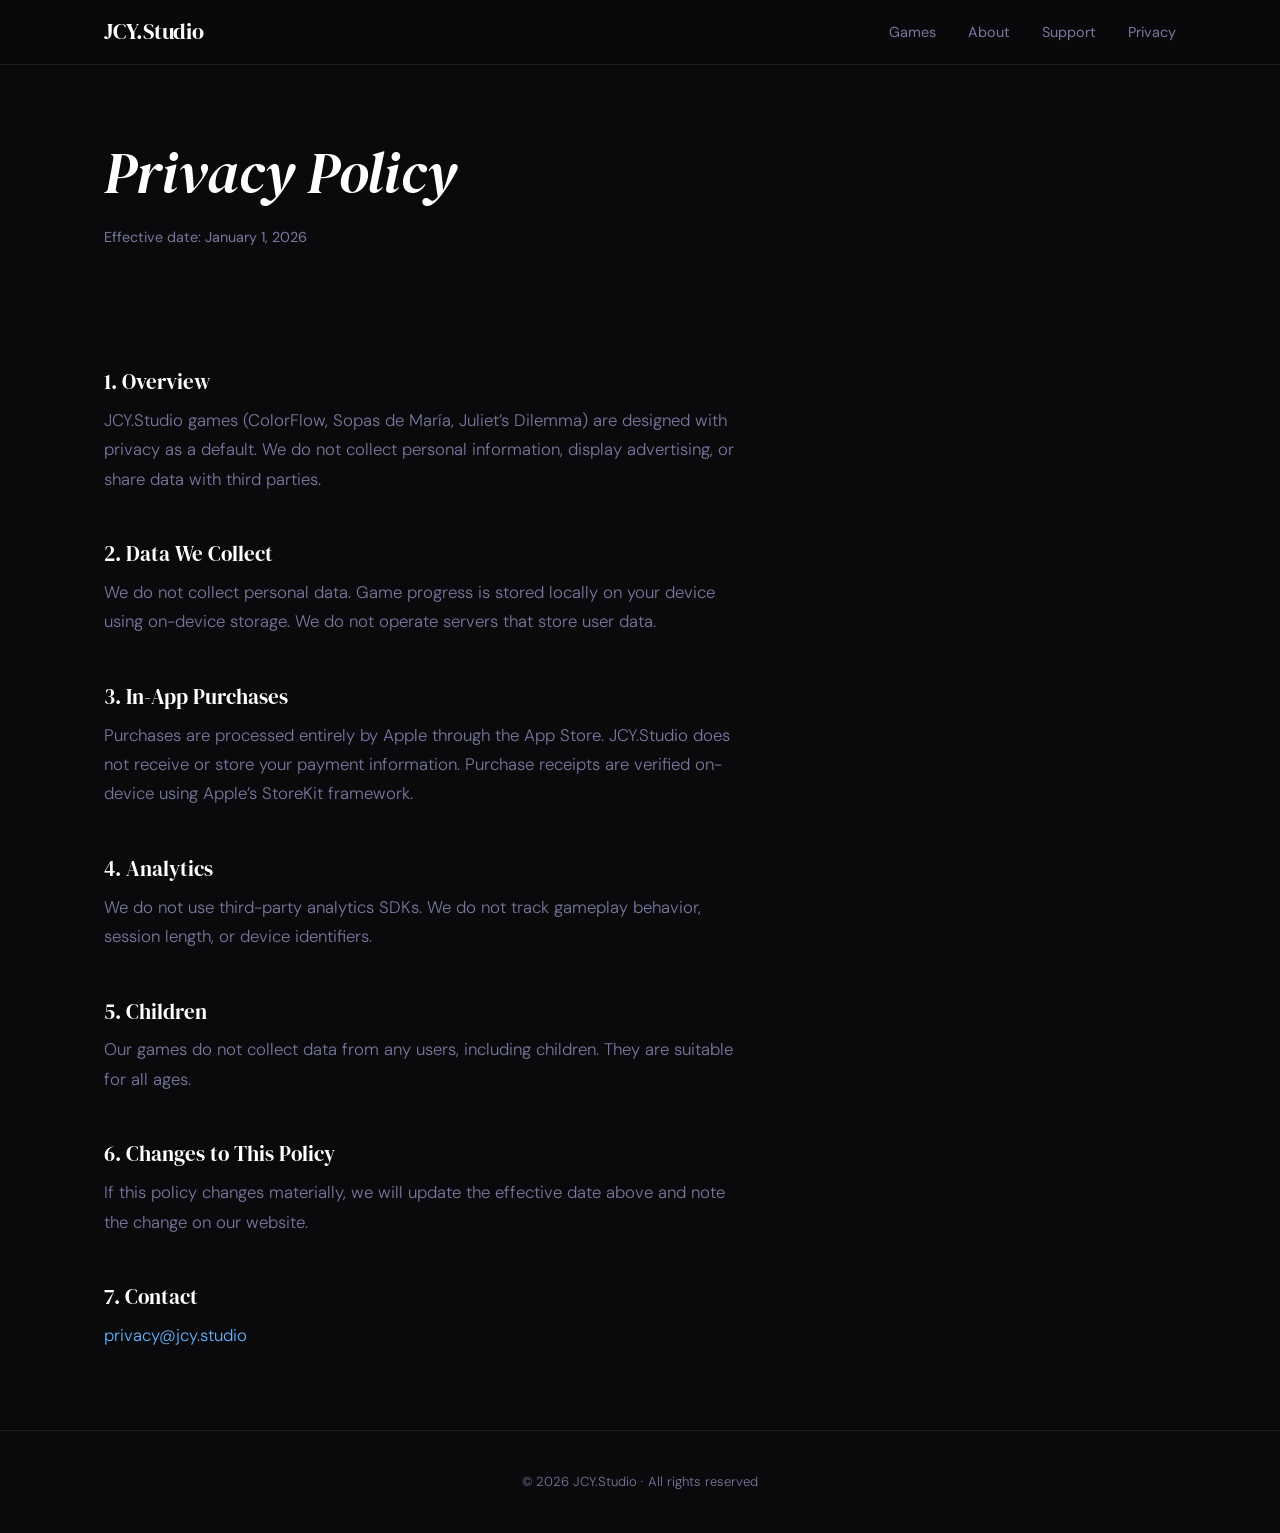
<file: privacy.html>
<!DOCTYPE html>
<html lang="en">
<head>
  <meta charset="UTF-8">
  <meta name="viewport" content="width=device-width, initial-scale=1.0">
  <title>Privacy Policy — JCY.Studio</title>
  <meta name="description" content="Privacy policy for JCY.Studio games. We do not collect personal information, display advertising, or share data.">
  <link rel="stylesheet" href="style.css">
</head>
<body>

  <!-- Nav -->
  <nav class="nav">
    <div class="container">
      <a href="index.html" class="nav-logo">JCY.Studio</a>
      <button class="nav-toggle" aria-label="Toggle menu" onclick="document.querySelector('.nav-links').classList.toggle('open')">&#9776;</button>
      <ul class="nav-links">
        <li><a href="index.html#games">Games</a></li>
        <li><a href="about.html">About</a></li>
        <li><a href="support.html">Support</a></li>
        <li><a href="privacy.html">Privacy</a></li>
      </ul>
    </div>
  </nav>

  <!-- Header -->
  <section class="hero" style="min-height:auto; padding-top:140px; padding-bottom:0;">
    <div class="container">
      <h1 class="hero-tagline fade-up">Privacy Policy</h1>
      <p class="effective-date fade-up fade-up-d1">Effective date: January 1, 2026</p>
    </div>
  </section>

  <!-- Policy -->
  <section class="content-section">
    <div class="container">
      <div class="legal-content fade-up">

        <h2>1. Overview</h2>
        <p>JCY.Studio games (ColorFlow, Sopas de Mar&iacute;a, Juliet&rsquo;s Dilemma) are designed with privacy as a default. We do not collect personal information, display advertising, or share data with third parties.</p>

        <h2>2. Data We Collect</h2>
        <p>We do not collect personal data. Game progress is stored locally on your device using on-device storage. We do not operate servers that store user data.</p>

        <h2>3. In-App Purchases</h2>
        <p>Purchases are processed entirely by Apple through the App Store. JCY.Studio does not receive or store your payment information. Purchase receipts are verified on-device using Apple&rsquo;s StoreKit framework.</p>

        <h2>4. Analytics</h2>
        <p>We do not use third-party analytics SDKs. We do not track gameplay behavior, session length, or device identifiers.</p>

        <h2>5. Children</h2>
        <p>Our games do not collect data from any users, including children. They are suitable for all ages.</p>

        <h2>6. Changes to This Policy</h2>
        <p>If this policy changes materially, we will update the effective date above and note the change on our website.</p>

        <h2>7. Contact</h2>
        <p><a href="mailto:privacy@jcy.studio" style="color:var(--accent);">privacy@jcy.studio</a></p>

      </div>
    </div>
  </section>

  <!-- Footer -->
  <footer class="footer">
    <div class="container">
      <p>&copy; 2026 JCY.Studio &middot; All rights reserved</p>
    </div>
  </footer>

</body>
</html>
</file>
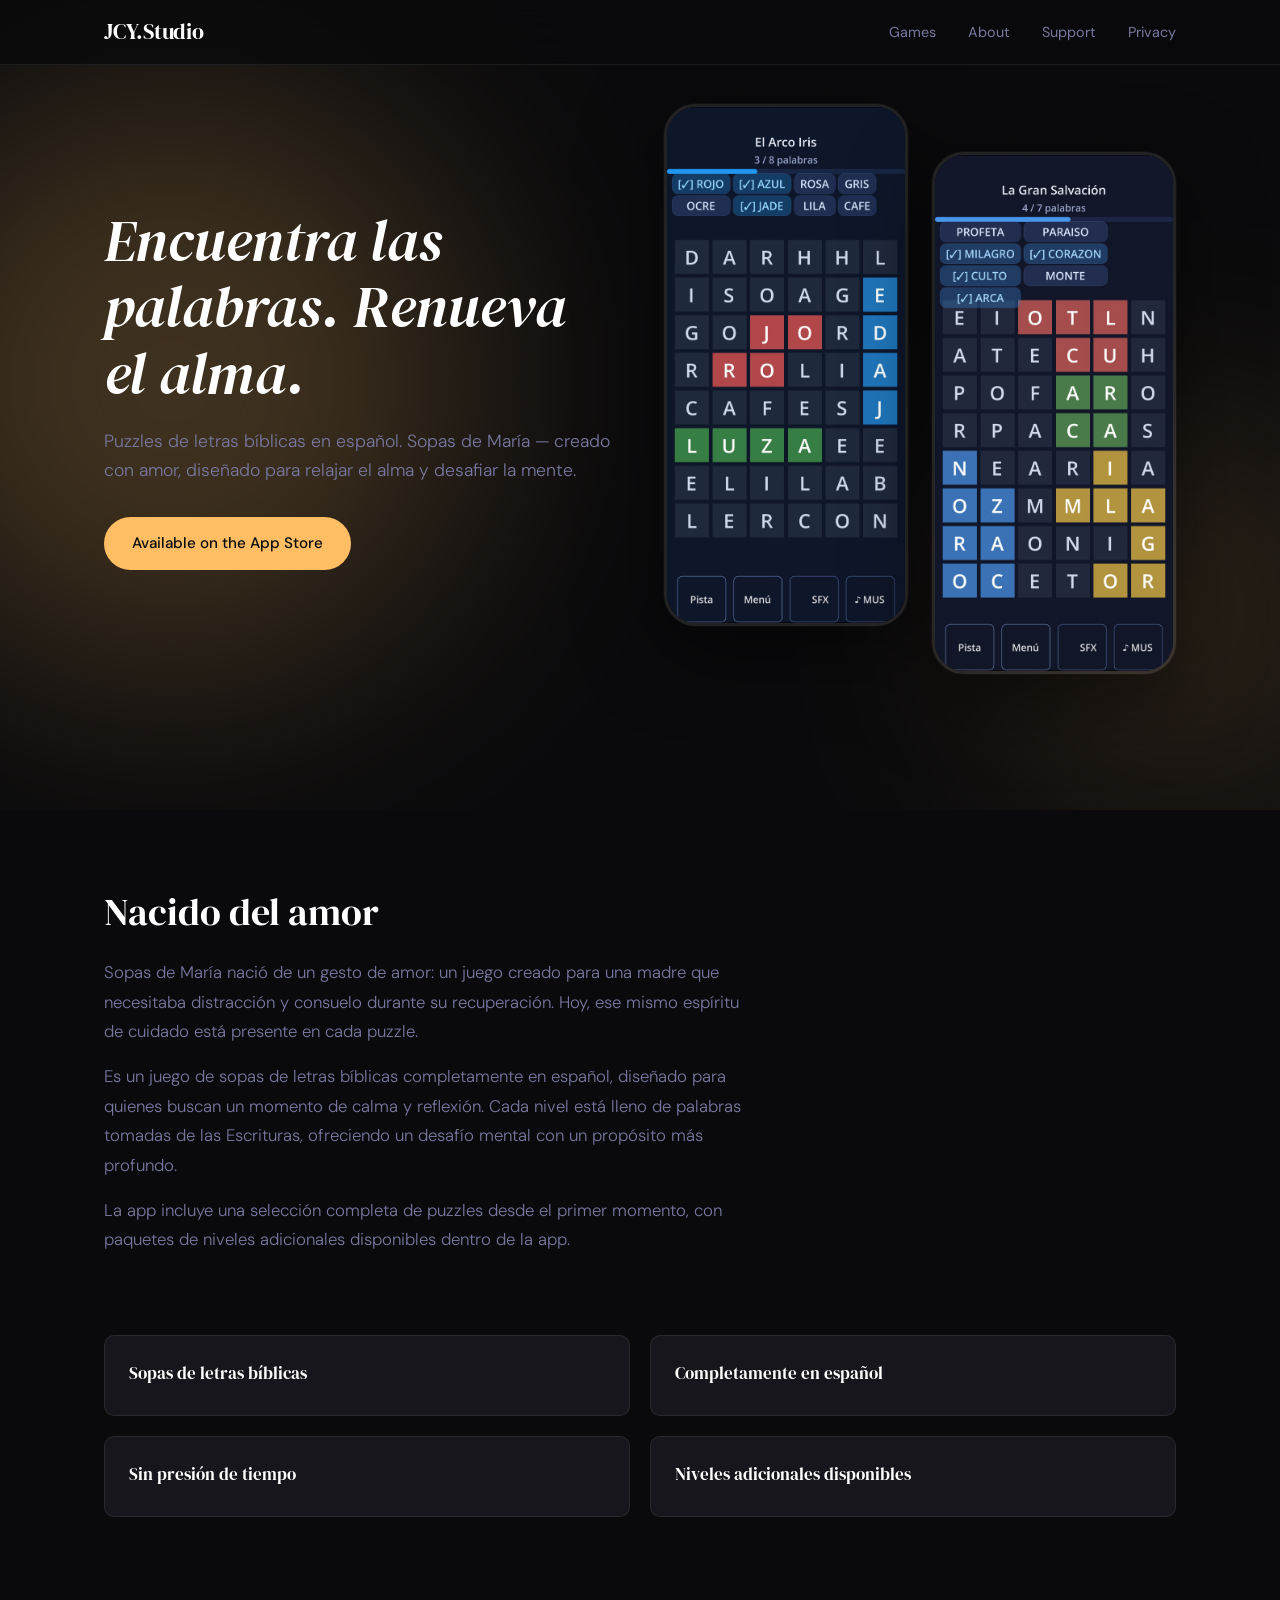
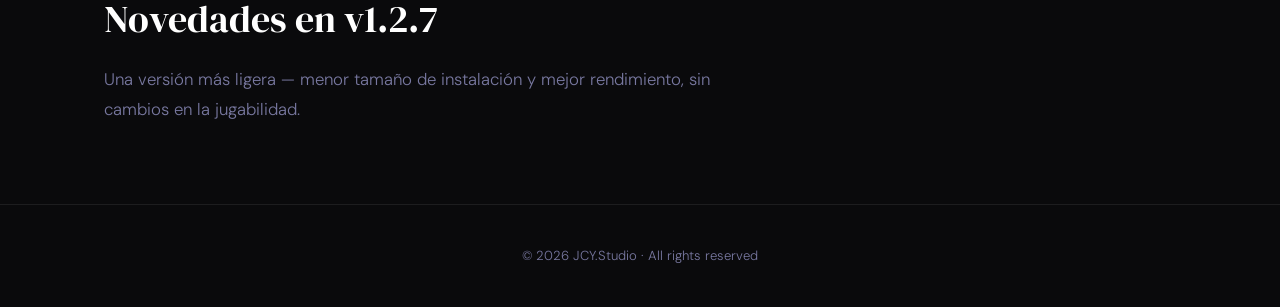
<file: sopas.html>
<!DOCTYPE html>
<html lang="es">
<head>
  <meta charset="UTF-8">
  <meta name="viewport" content="width=device-width, initial-scale=1.0">
  <title>Sopas de Mar&iacute;a — JCY.Studio</title>
  <meta name="description" content="Puzzles de letras bíblicas en español. Creado con amor, diseñado para relajar el alma y desafiar la mente.">
  <link rel="stylesheet" href="style.css">
</head>
<body class="accent-amber">

  <!-- Nav -->
  <nav class="nav">
    <div class="container">
      <a href="index.html" class="nav-logo">JCY.Studio</a>
      <button class="nav-toggle" aria-label="Toggle menu" onclick="document.querySelector('.nav-links').classList.toggle('open')">&#9776;</button>
      <ul class="nav-links">
        <li><a href="index.html#games">Games</a></li>
        <li><a href="about.html">About</a></li>
        <li><a href="support.html">Support</a></li>
        <li><a href="privacy.html">Privacy</a></li>
      </ul>
    </div>
  </nav>

  <!-- Hero -->
  <section class="hero">
    <div class="hero-glow glow-accent" style="opacity:0.22;"></div>
    <div class="hero-glow glow-accent-r" style="opacity:0.14;"></div>
    <div class="container">
      <div class="hero-inner">
        <div class="hero-text">
          <h1 class="hero-tagline fade-up">Encuentra las palabras. Renueva el alma.</h1>
          <p class="hero-body fade-up fade-up-d1">Puzzles de letras b&iacute;blicas en espa&ntilde;ol. Sopas de Mar&iacute;a &mdash; creado con amor, dise&ntilde;ado para relajar el alma y desafiar la mente.</p>
          <a href="https://apps.apple.com/us/app/sopas-de-maria/id6759811438" class="btn btn-accent fade-up fade-up-d2">Available on the App Store</a>
        </div>
        <div class="device-group fade-up fade-up-d3">
          <img src="images/sopas-1.jpg" alt="Sopas de María — puzzle El Arco Iris en progreso" class="device-mockup">
          <img src="images/sopas-2.jpg" alt="Sopas de María — puzzle La Gran Salvación en progreso" class="device-mockup">
        </div>
      </div>
    </div>
  </section>

  <!-- Description -->
  <section class="content-section">
    <div class="container">
      <h2 class="fade-up">Nacido del amor</h2>
      <p class="fade-up fade-up-d1">Sopas de Mar&iacute;a naci&oacute; de un gesto de amor: un juego creado para una madre que necesitaba distracci&oacute;n y consuelo durante su recuperaci&oacute;n. Hoy, ese mismo esp&iacute;ritu de cuidado est&aacute; presente en cada puzzle.</p>
      <p class="fade-up fade-up-d2">Es un juego de sopas de letras b&iacute;blicas completamente en espa&ntilde;ol, dise&ntilde;ado para quienes buscan un momento de calma y reflexi&oacute;n. Cada nivel est&aacute; lleno de palabras tomadas de las Escrituras, ofreciendo un desaf&iacute;o mental con un prop&oacute;sito m&aacute;s profundo.</p>
      <p class="fade-up fade-up-d3">La app incluye una selecci&oacute;n completa de puzzles desde el primer momento, con paquetes de niveles adicionales disponibles dentro de la app.</p>
    </div>
  </section>

  <!-- Features -->
  <section class="content-section" style="padding-top:0;">
    <div class="container">
      <div class="features-grid">
        <div class="feature-item fade-up">
          <h3>Sopas de letras b&iacute;blicas</h3>
        </div>
        <div class="feature-item fade-up fade-up-d1">
          <h3>Completamente en espa&ntilde;ol</h3>
        </div>
        <div class="feature-item fade-up fade-up-d2">
          <h3>Sin presi&oacute;n de tiempo</h3>
        </div>
        <div class="feature-item fade-up fade-up-d3">
          <h3>Niveles adicionales disponibles</h3>
        </div>
      </div>
    </div>
  </section>

  <!-- What's New -->
  <section class="content-section" style="padding-top:0;">
    <div class="container">
      <h2 class="fade-up">Novedades en v1.2.7</h2>
      <p class="fade-up fade-up-d1">Una versi&oacute;n m&aacute;s ligera &mdash; menor tama&ntilde;o de instalaci&oacute;n y mejor rendimiento, sin cambios en la jugabilidad.</p>
    </div>
  </section>

  <!-- Footer -->
  <footer class="footer">
    <div class="container">
      <p>&copy; 2026 JCY.Studio &middot; All rights reserved</p>
    </div>
  </footer>

</body>
</html>
</file>
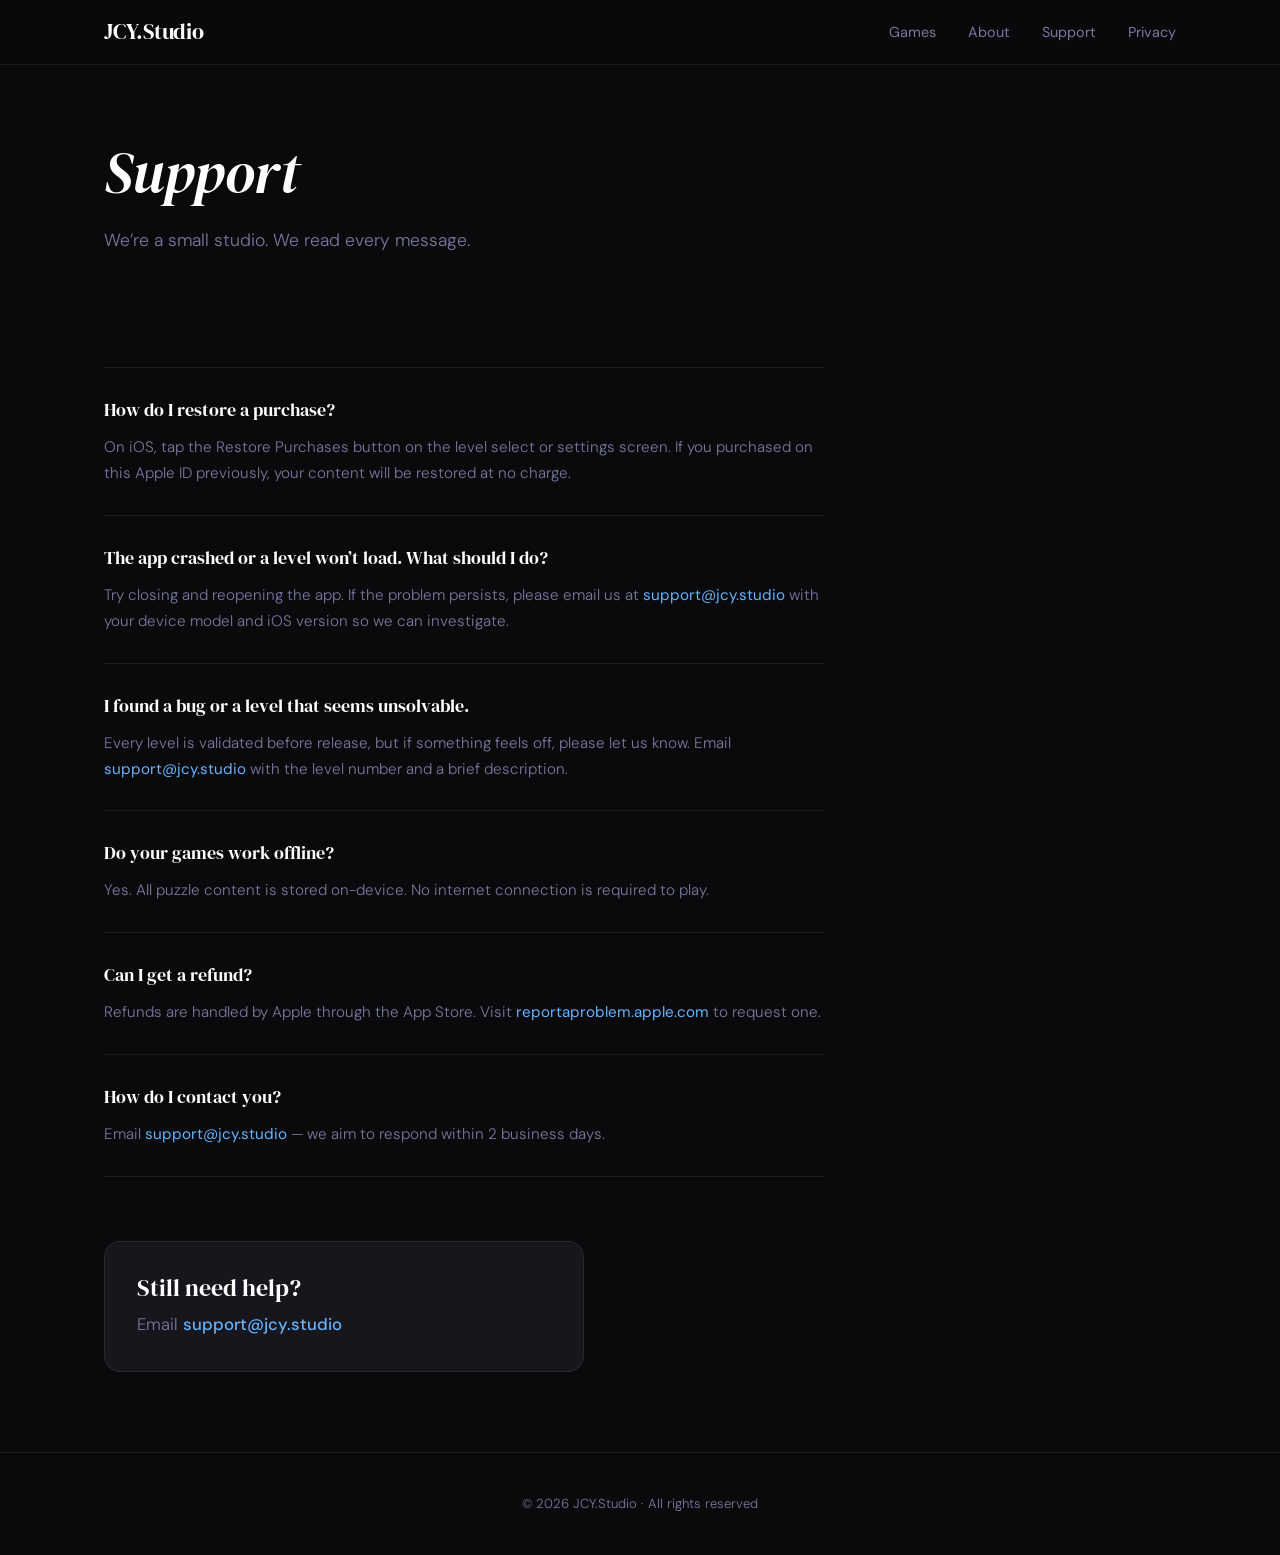
<file: support.html>
<!DOCTYPE html>
<html lang="en">
<head>
  <meta charset="UTF-8">
  <meta name="viewport" content="width=device-width, initial-scale=1.0">
  <title>Support — JCY.Studio</title>
  <meta name="description" content="Get help with ColorFlow, Sopas de María, and Juliet's Dilemma. We read every message.">
  <link rel="stylesheet" href="style.css">
</head>
<body>

  <!-- Nav -->
  <nav class="nav">
    <div class="container">
      <a href="index.html" class="nav-logo">JCY.Studio</a>
      <button class="nav-toggle" aria-label="Toggle menu" onclick="document.querySelector('.nav-links').classList.toggle('open')">&#9776;</button>
      <ul class="nav-links">
        <li><a href="index.html#games">Games</a></li>
        <li><a href="about.html">About</a></li>
        <li><a href="support.html">Support</a></li>
        <li><a href="privacy.html">Privacy</a></li>
      </ul>
    </div>
  </nav>

  <!-- Header -->
  <section class="hero" style="min-height:auto; padding-top:140px; padding-bottom:0;">
    <div class="container">
      <h1 class="hero-tagline fade-up">Support</h1>
      <p class="hero-body fade-up fade-up-d1">We&rsquo;re a small studio. We read every message.</p>
    </div>
  </section>

  <!-- FAQ -->
  <section class="content-section">
    <div class="container">
      <div class="faq-list">

        <div class="faq-item fade-up">
          <div class="faq-q">How do I restore a purchase?</div>
          <div class="faq-a">On iOS, tap the Restore Purchases button on the level select or settings screen. If you purchased on this Apple ID previously, your content will be restored at no charge.</div>
        </div>

        <div class="faq-item fade-up fade-up-d1">
          <div class="faq-q">The app crashed or a level won&rsquo;t load. What should I do?</div>
          <div class="faq-a">Try closing and reopening the app. If the problem persists, please email us at <a href="mailto:support@jcy.studio">support@jcy.studio</a> with your device model and iOS version so we can investigate.</div>
        </div>

        <div class="faq-item fade-up fade-up-d1">
          <div class="faq-q">I found a bug or a level that seems unsolvable.</div>
          <div class="faq-a">Every level is validated before release, but if something feels off, please let us know. Email <a href="mailto:support@jcy.studio">support@jcy.studio</a> with the level number and a brief description.</div>
        </div>

        <div class="faq-item fade-up fade-up-d2">
          <div class="faq-q">Do your games work offline?</div>
          <div class="faq-a">Yes. All puzzle content is stored on-device. No internet connection is required to play.</div>
        </div>

        <div class="faq-item fade-up fade-up-d2">
          <div class="faq-q">Can I get a refund?</div>
          <div class="faq-a">Refunds are handled by Apple through the App Store. Visit <a href="https://reportaproblem.apple.com" target="_blank" rel="noopener">reportaproblem.apple.com</a> to request one.</div>
        </div>

        <div class="faq-item fade-up fade-up-d3">
          <div class="faq-q">How do I contact you?</div>
          <div class="faq-a">Email <a href="mailto:support@jcy.studio">support@jcy.studio</a> &mdash; we aim to respond within 2 business days.</div>
        </div>

      </div>

      <!-- Contact block -->
      <div class="contact-block fade-up fade-up-d3" style="margin-top:64px;">
        <h3>Still need help?</h3>
        <p style="color:var(--muted); font-weight:300;">Email <a href="mailto:support@jcy.studio">support@jcy.studio</a></p>
      </div>
    </div>
  </section>

  <!-- Footer -->
  <footer class="footer">
    <div class="container">
      <p>&copy; 2026 JCY.Studio &middot; All rights reserved</p>
    </div>
  </footer>

</body>
</html>
</file>
<file: style.css>
/* ── JCY.Studio — Design System ────────────────────────── */

@import url('https://fonts.googleapis.com/css2?family=DM+Sans:wght@300;400;500&family=DM+Serif+Display:ital@0;1&display=swap');

/* ── Tokens ──────────────────────────────────────────────── */
:root {
  --black: #0a0a0c;
  --off-black: #111115;
  --surface: #16161c;
  --border: rgba(255,255,255,0.08);
  --text: #e8e8f0;
  --muted: #7878a0;
  --white: #ffffff;
  --accent: #64b4ff;
  --radius: 16px;
  --radius-sm: 10px;
}

/* Per-game accent overrides */
body.accent-blue    { --accent: #64b4ff; }
body.accent-amber   { --accent: #ffbe64; }
body.accent-violet  { --accent: #dc50ff; }

/* ── Reset ───────────────────────────────────────────────── */
*, *::before, *::after { margin: 0; padding: 0; box-sizing: border-box; }

html {
  font-size: 16px;
  scroll-behavior: smooth;
  -webkit-font-smoothing: antialiased;
}

body {
  font-family: 'DM Sans', system-ui, sans-serif;
  font-weight: 400;
  color: var(--text);
  background: var(--black);
  line-height: 1.65;
  overflow-x: hidden;
}

img { display: block; max-width: 100%; height: auto; }
a   { color: inherit; text-decoration: none; }

/* ── Typography ──────────────────────────────────────────── */
h1, h2, h3 {
  font-family: 'DM Serif Display', serif;
  font-weight: 400;
  line-height: 1.15;
}

h1 { font-size: clamp(2.2rem, 5vw, 3.6rem); }
h2 { font-size: clamp(1.6rem, 3.5vw, 2.4rem); }
h3 { font-size: clamp(1.15rem, 2vw, 1.5rem); }

p { max-width: 640px; }

.muted { color: var(--muted); }

/* ── Layout ──────────────────────────────────────────────── */
.container {
  width: 100%;
  max-width: 1120px;
  margin: 0 auto;
  padding: 0 24px;
}

section {
  padding: 96px 0;
}

/* ── Nav ─────────────────────────────────────────────────── */
.nav {
  position: fixed;
  top: 0; left: 0; right: 0;
  z-index: 100;
  background: rgba(10,10,12,0.82);
  backdrop-filter: blur(16px);
  -webkit-backdrop-filter: blur(16px);
  border-bottom: 1px solid var(--border);
}

.nav .container {
  display: flex;
  align-items: center;
  justify-content: space-between;
  height: 64px;
}

.nav-logo {
  font-family: 'DM Serif Display', serif;
  font-size: 1.35rem;
  color: var(--white);
  letter-spacing: -0.01em;
}

.nav-links {
  display: flex;
  gap: 32px;
  list-style: none;
}

.nav-links a {
  font-size: 0.9rem;
  font-weight: 400;
  color: var(--muted);
  transition: color 0.2s;
}

.nav-links a:hover { color: var(--white); }

/* Mobile nav toggle */
.nav-toggle {
  display: none;
  background: none;
  border: none;
  color: var(--white);
  font-size: 1.5rem;
  cursor: pointer;
}

/* ── Hero ─────────────────────────────────────────────────── */
.hero {
  min-height: 90vh;
  display: flex;
  align-items: center;
  padding-top: 64px;
  position: relative;
  overflow: hidden;
}

.hero-inner {
  display: grid;
  grid-template-columns: 1fr 1fr;
  gap: 48px;
  align-items: center;
  width: 100%;
}

.hero-text { z-index: 2; }

.hero-tagline {
  font-family: 'DM Serif Display', serif;
  font-style: italic;
  color: var(--white);
  margin-bottom: 20px;
}

.hero-body {
  font-weight: 300;
  font-size: 1.1rem;
  color: var(--muted);
  margin-bottom: 32px;
  max-width: 520px;
}

/* ── Glow backgrounds ────────────────────────────────────── */
.hero-glow {
  position: absolute;
  border-radius: 50%;
  filter: blur(120px);
  opacity: 0.18;
  pointer-events: none;
  z-index: 0;
}

.glow-blue {
  width: 600px; height: 600px;
  background: #64b4ff;
  left: -10%; top: 10%;
}

.glow-amber {
  width: 500px; height: 500px;
  background: #ffbe64;
  right: -5%; top: 30%;
}

.glow-accent {
  width: 600px; height: 600px;
  background: var(--accent);
  left: -10%; top: 10%;
}

.glow-accent-r {
  width: 400px; height: 400px;
  background: var(--accent);
  right: -8%; bottom: 0;
  opacity: 0.1;
}

/* ── Buttons ─────────────────────────────────────────────── */
.btn {
  display: inline-flex;
  align-items: center;
  gap: 8px;
  padding: 14px 28px;
  border-radius: 100px;
  font-family: 'DM Sans', sans-serif;
  font-weight: 500;
  font-size: 0.95rem;
  transition: transform 0.2s, box-shadow 0.2s;
  border: none;
  cursor: pointer;
}

.btn:hover {
  transform: translateY(-2px);
  box-shadow: 0 8px 24px rgba(0,0,0,0.4);
}

.btn-accent {
  background: var(--accent);
  color: var(--black);
}

.btn-outline {
  background: transparent;
  color: var(--text);
  border: 1px solid var(--border);
}

.btn-outline:hover {
  border-color: rgba(255,255,255,0.2);
}

/* ── Device Mockup ───────────────────────────────────────── */
.device-frame {
  position: relative;
  z-index: 2;
}

.device-mockup {
  width: 280px;
  border-radius: 32px;
  border: 3px solid rgba(255,255,255,0.1);
  box-shadow:
    0 24px 80px rgba(0,0,0,0.5),
    0 0 0 1px rgba(255,255,255,0.04);
  overflow: hidden;
}

.device-group {
  display: flex;
  gap: 24px;
  justify-content: center;
  align-items: flex-start;
}

.device-group .device-mockup:nth-child(2) {
  margin-top: 48px;
}

/* ── Game Cards (index) ──────────────────────────────────── */
.games-grid {
  display: grid;
  grid-template-columns: repeat(auto-fit, minmax(240px, 1fr));
  gap: 24px;
}

.game-card {
  background: var(--surface);
  border: 1px solid var(--border);
  border-radius: var(--radius);
  padding: 40px 32px;
  transition: transform 0.25s, border-color 0.25s, box-shadow 0.25s;
  display: flex;
  flex-direction: column;
}

.game-card:hover {
  transform: translateY(-4px);
  border-color: var(--accent);
  box-shadow: 0 12px 40px rgba(0,0,0,0.3);
}

.game-card-icon {
  font-size: 2.4rem;
  margin-bottom: 16px;
}

.game-card-icon img {
  width: 64px;
  height: 64px;
  border-radius: 22%;
  display: block;
  box-shadow: 0 4px 16px rgba(0,0,0,0.4);
}

.game-card h3 {
  color: var(--white);
  margin-bottom: 8px;
}

.game-card p {
  color: var(--muted);
  font-size: 0.92rem;
  font-weight: 300;
  flex-grow: 1;
}

.game-card .card-link {
  margin-top: 20px;
  font-size: 0.88rem;
  font-weight: 500;
  color: var(--accent);
  display: inline-flex;
  align-items: center;
  gap: 6px;
}

.game-card:nth-child(1) { --accent: #64b4ff; }
.game-card:nth-child(2) { --accent: #ffbe64; }
.game-card:nth-child(3) { --accent: #dc50ff; }
.game-card:nth-child(4) { --accent: #a855f7; }
.game-card:nth-child(5) { --accent: #f97316; }

/* Coming-soon card */
.game-card.coming-soon {
  opacity: 0.85;
  position: relative;
}

.game-card.coming-soon .coming-soon-badge {
  display: inline-block;
  background: #a855f7;
  color: var(--black);
  font-family: 'DM Sans', sans-serif;
  font-size: 0.72rem;
  font-weight: 500;
  text-transform: uppercase;
  letter-spacing: 0.08em;
  padding: 4px 12px;
  border-radius: 100px;
  margin-bottom: 12px;
}

/* Honest-note callout */
.honest-note {
  max-width: 720px;
  margin: 0 auto;
  padding: 28px 32px;
  background: rgba(74, 222, 128, 0.06);
  border-left: 3px solid rgba(74, 222, 128, 0.4);
  border-radius: 0 var(--radius-sm) var(--radius-sm) 0;
  color: var(--muted);
  font-weight: 300;
  font-size: 0.95rem;
  line-height: 1.75;
}

/* Purple accent override */
body.accent-purple { --accent: #a855f7; }

/* ── Device Placeholder ──────────────────────────────────── */
.device-placeholder {
  width: 280px;
  height: 606px; /* 375×812 aspect in 280px width */
  display: flex;
  flex-direction: column;
  align-items: center;
  justify-content: center;
  gap: 8px;
  background: var(--surface);
  color: var(--muted);
  font-size: 0.88rem;
  font-weight: 400;
  letter-spacing: 0.02em;
}

.device-placeholder .placeholder-sub {
  font-size: 0.78rem;
  font-weight: 300;
  opacity: 0.6;
}

/* ── Features Grid ───────────────────────────────────────── */
.features-grid {
  display: grid;
  grid-template-columns: repeat(2, 1fr);
  gap: 20px;
}

.feature-item {
  background: var(--surface);
  border: 1px solid var(--border);
  border-radius: var(--radius-sm);
  padding: 28px 24px;
}

.feature-item h3 {
  font-size: 1.05rem;
  color: var(--white);
  margin-bottom: 4px;
}

/* ── Content Sections ────────────────────────────────────── */
.content-section {
  padding: 80px 0;
}

.content-section h2 {
  color: var(--white);
  margin-bottom: 24px;
}

.content-section p {
  color: var(--muted);
  font-weight: 300;
  font-size: 1.05rem;
  line-height: 1.75;
  margin-bottom: 16px;
}

.content-section p:last-child {
  margin-bottom: 0;
}

/* ── Studio Statement ────────────────────────────────────── */
.studio-statement {
  text-align: center;
  padding: 96px 0;
  border-top: 1px solid var(--border);
}

.studio-statement h2 {
  color: var(--white);
  margin-bottom: 16px;
  font-style: italic;
}

.studio-statement p {
  color: var(--muted);
  font-weight: 300;
  max-width: 480px;
  margin: 0 auto 24px;
}

/* ── About Page ──────────────────────────────────────────── */
.about-content p {
  color: var(--muted);
  font-weight: 300;
  font-size: 1.05rem;
  line-height: 1.8;
  margin-bottom: 20px;
  max-width: 680px;
}

.contact-block {
  margin-top: 48px;
  padding: 32px;
  background: var(--surface);
  border: 1px solid var(--border);
  border-radius: var(--radius);
  max-width: 480px;
}

.contact-block h3 {
  color: var(--white);
  margin-bottom: 8px;
}

.contact-block a {
  color: var(--accent);
  font-weight: 500;
}

/* ── Support / FAQ ───────────────────────────────────────── */
.faq-list {
  max-width: 720px;
}

.faq-item {
  border-bottom: 1px solid var(--border);
  padding: 28px 0;
}

.faq-item:first-child {
  border-top: 1px solid var(--border);
}

.faq-q {
  font-family: 'DM Serif Display', serif;
  font-size: 1.1rem;
  color: var(--white);
  margin-bottom: 10px;
}

.faq-a {
  color: var(--muted);
  font-weight: 300;
  font-size: 0.95rem;
  line-height: 1.7;
}

.faq-a a {
  color: var(--accent);
  font-weight: 400;
}

/* ── Privacy ─────────────────────────────────────────────── */
.legal-content {
  max-width: 720px;
}

.legal-content h2 {
  margin-top: 48px;
  margin-bottom: 12px;
  font-size: 1.3rem;
}

.legal-content h2:first-of-type {
  margin-top: 0;
}

.legal-content p {
  color: var(--muted);
  font-weight: 300;
  line-height: 1.75;
  margin-bottom: 12px;
}

.effective-date {
  color: var(--muted);
  font-size: 0.9rem;
  margin-bottom: 40px;
}

/* ── Footer ──────────────────────────────────────────────── */
.footer {
  border-top: 1px solid var(--border);
  padding: 40px 0;
  text-align: center;
}

.footer p {
  color: var(--muted);
  font-size: 0.82rem;
  font-weight: 300;
  max-width: 100%;
}

/* ── Animations ──────────────────────────────────────────── */
@keyframes fadeUp {
  from {
    opacity: 0;
    transform: translateY(24px);
  }
  to {
    opacity: 1;
    transform: translateY(0);
  }
}

.fade-up {
  animation: fadeUp 0.7s ease-out both;
}

.fade-up-d1 { animation-delay: 0.1s; }
.fade-up-d2 { animation-delay: 0.2s; }
.fade-up-d3 { animation-delay: 0.35s; }
.fade-up-d4 { animation-delay: 0.5s; }

/* Neon pulse for Juliet's page */
@keyframes neonPulse {
  0%, 100% { opacity: 0.15; }
  50%      { opacity: 0.25; }
}

.glow-neon {
  animation: neonPulse 4s ease-in-out infinite;
}

/* ── Responsive ──────────────────────────────────────────── */
@media (max-width: 768px) {
  .nav-links {
    display: none;
    position: absolute;
    top: 64px;
    left: 0; right: 0;
    background: rgba(10,10,12,0.96);
    backdrop-filter: blur(16px);
    flex-direction: column;
    padding: 24px;
    gap: 20px;
    border-bottom: 1px solid var(--border);
  }

  .nav-links.open { display: flex; }

  .nav-toggle { display: block; }

  .hero-inner {
    grid-template-columns: 1fr;
    text-align: center;
  }

  .hero-body { margin-left: auto; margin-right: auto; }

  .device-group {
    justify-content: center;
  }

  .device-mockup { width: 200px; }

  .games-grid {
    grid-template-columns: 1fr;
    gap: 16px;
  }

  .features-grid {
    grid-template-columns: 1fr;
  }

  section { padding: 64px 0; }

  .hero { min-height: 70vh; }
}

@media (max-width: 480px) {
  .device-group { flex-direction: column; align-items: center; gap: 16px; }
  .device-group .device-mockup:nth-child(2) { margin-top: 0; }
  .device-mockup { width: 240px; }
}
</file>
